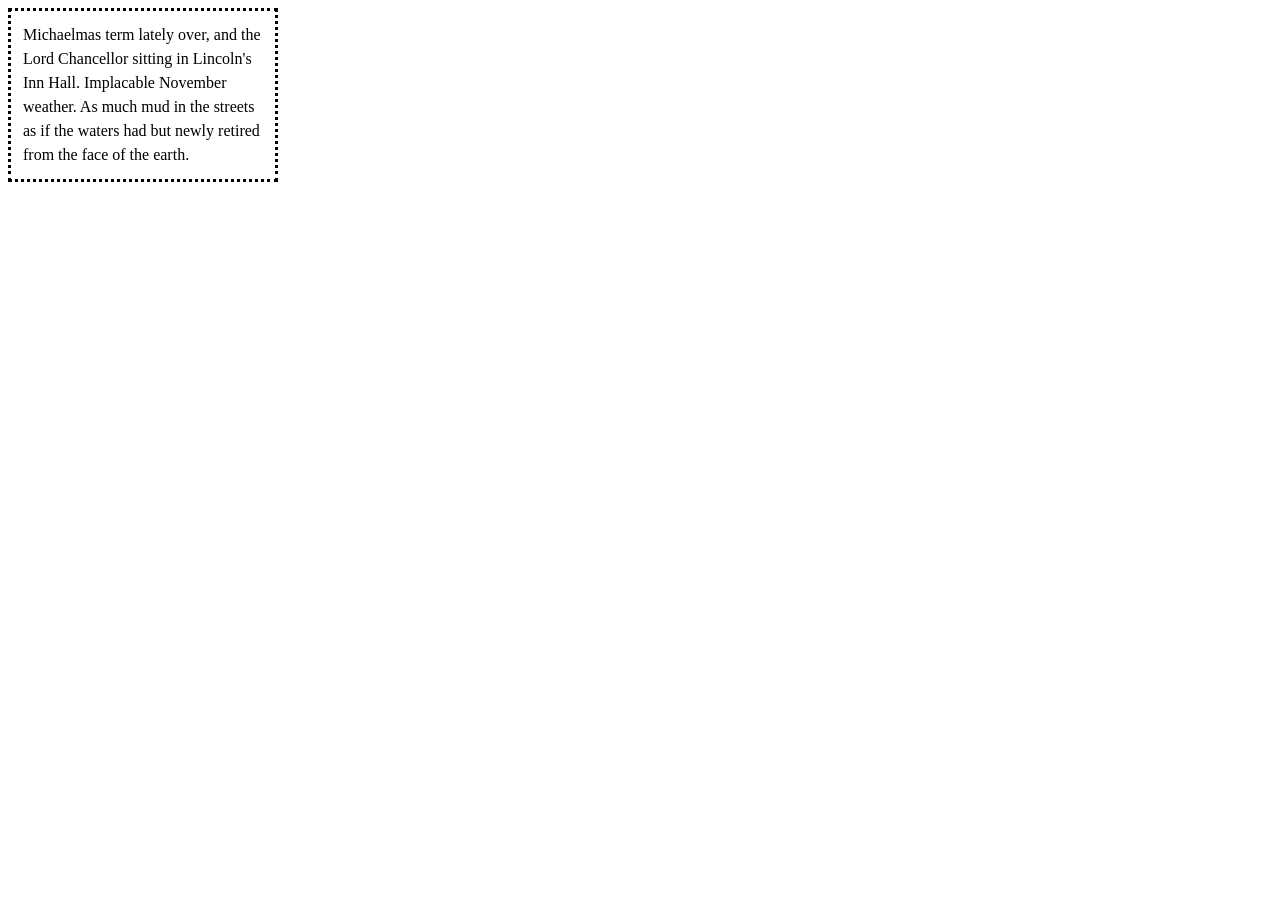
<file: htmlkit/tests/webpages/overflow/index.html>
<html>
<head>
  <style type="text/css">
    #example-element {
    width: 15em;
    height: 9em;
    border: medium dotted;
    padding: 0.75em;
    text-align: left;
    line-height: 1.5;
    }
  </style>
</head>
<body>
<section class="default-example" id="default-example">
  <p id="example-element" style="overflow: hidden;">
    Michaelmas term lately over, and the Lord Chancellor sitting in Lincoln's
    Inn Hall. Implacable November weather. As much mud in the streets as if the
    waters had but newly retired from the face of the earth.
  </p>
</section>
</body>
</html>
</file>
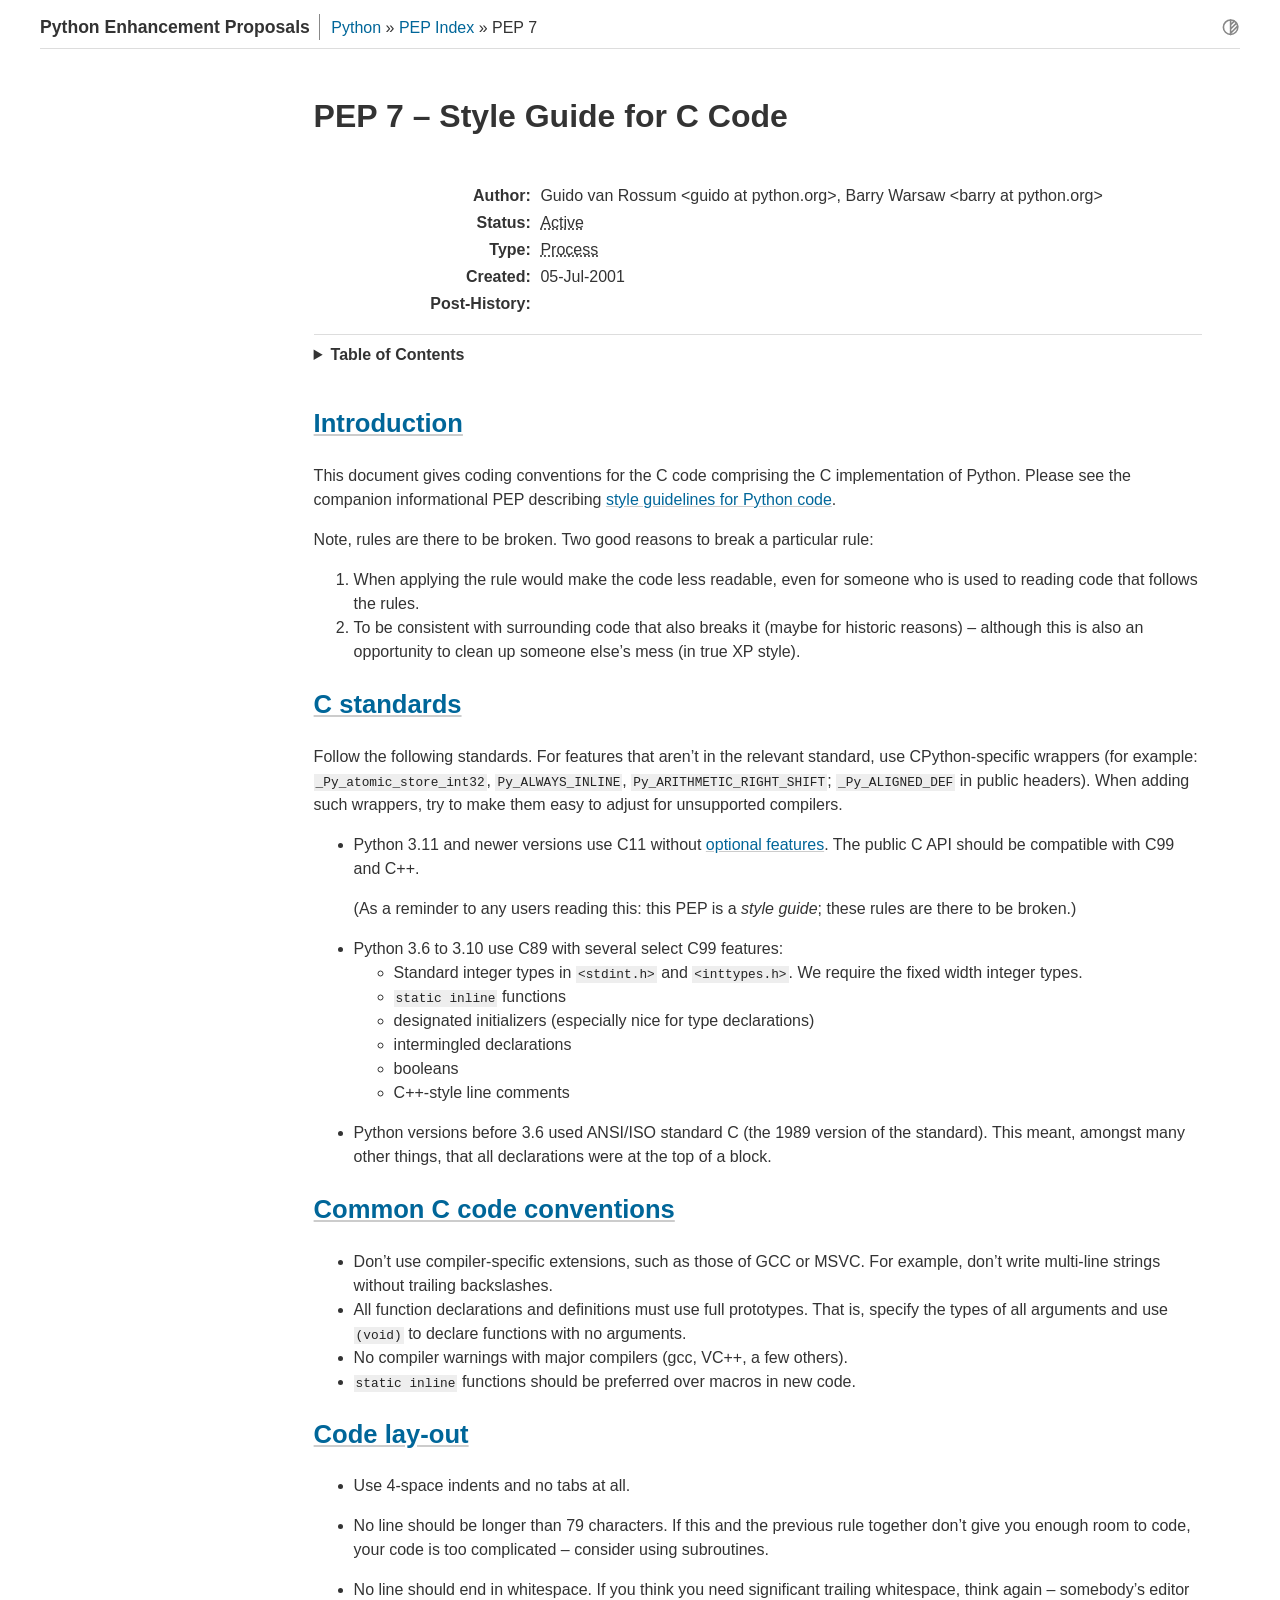
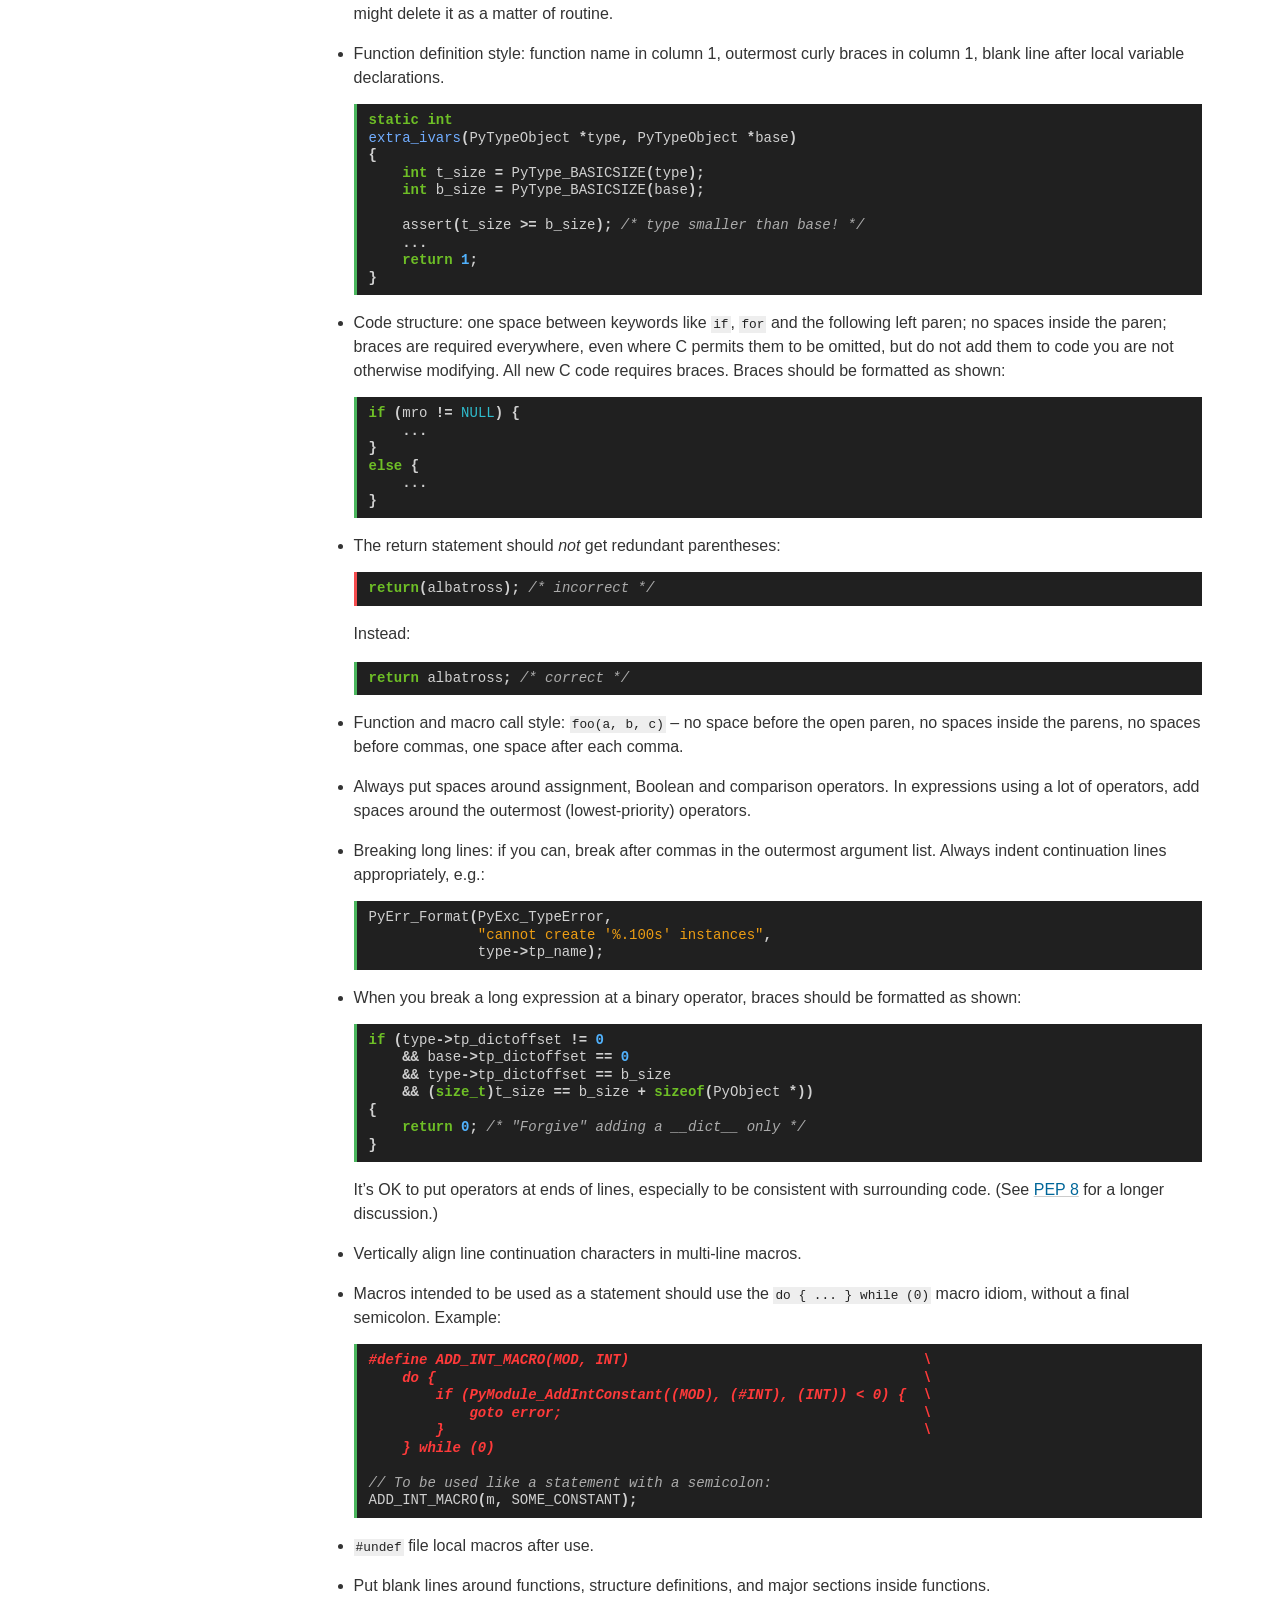
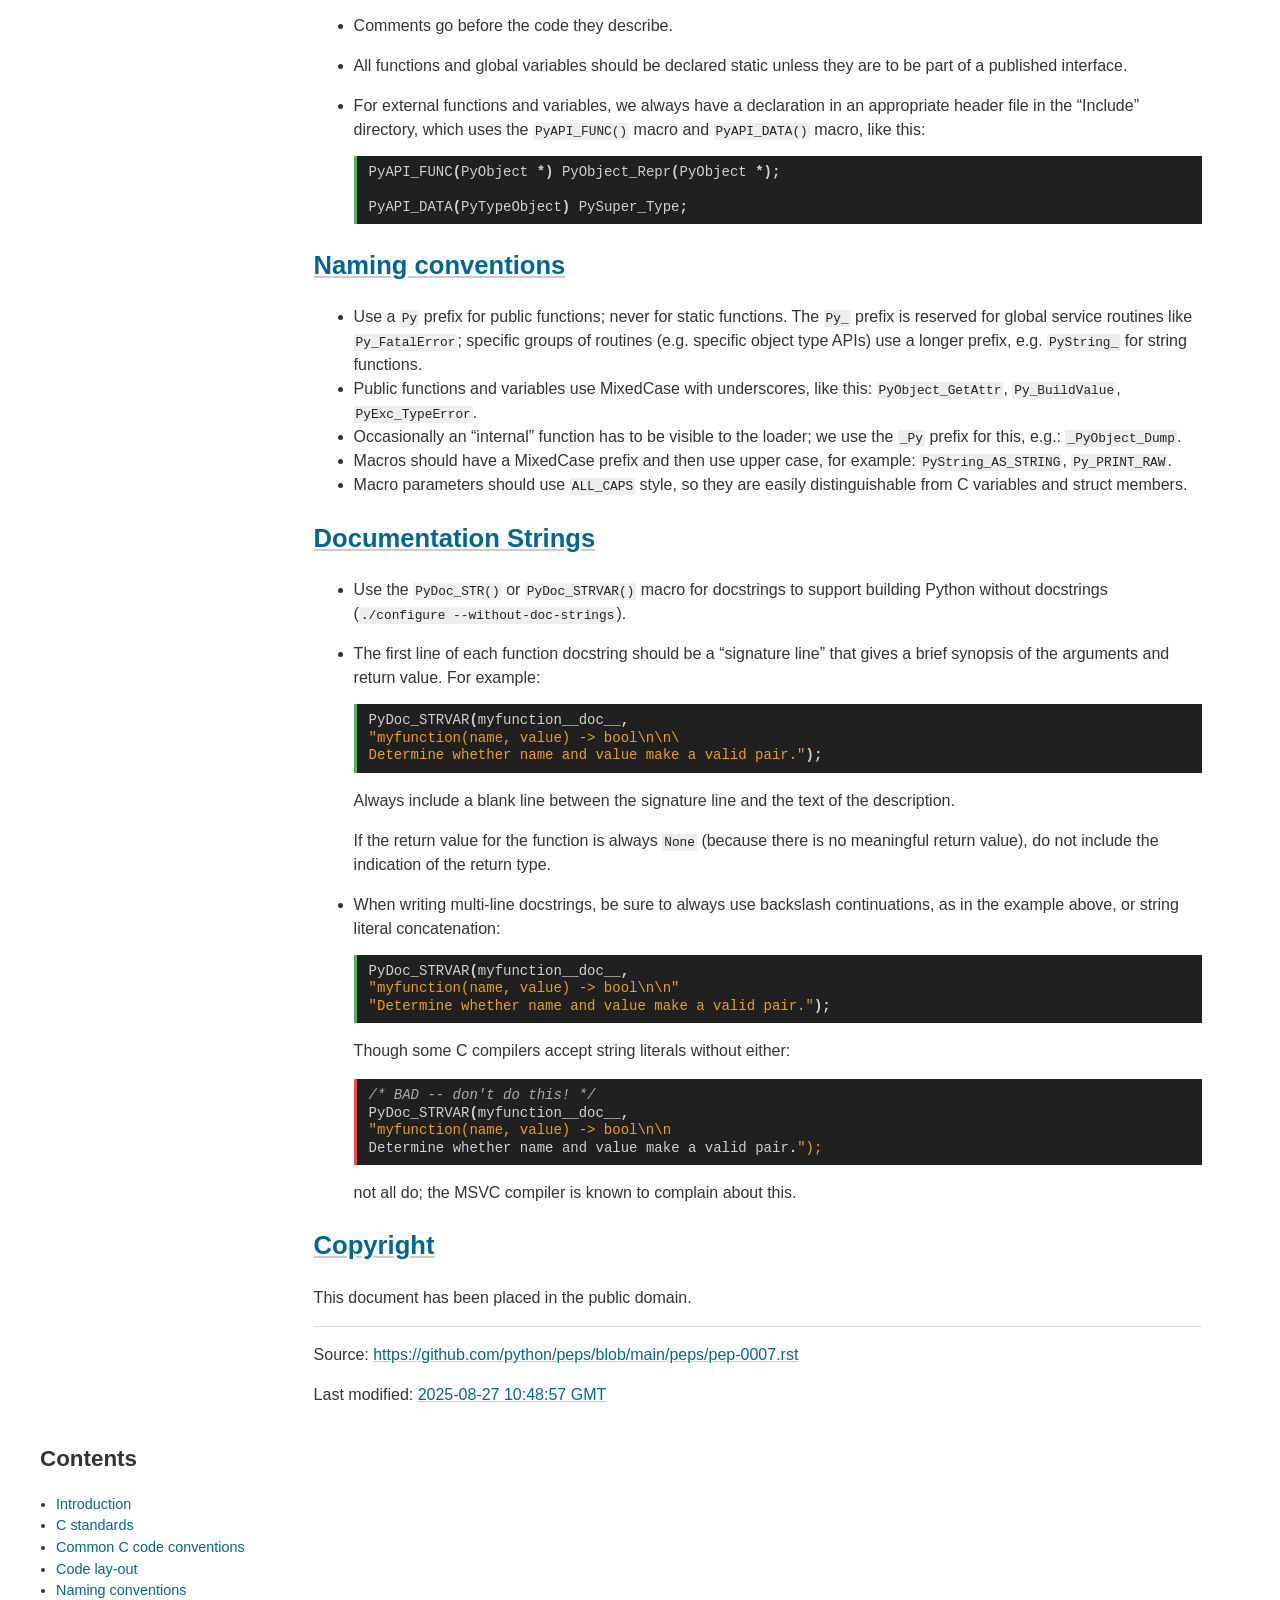
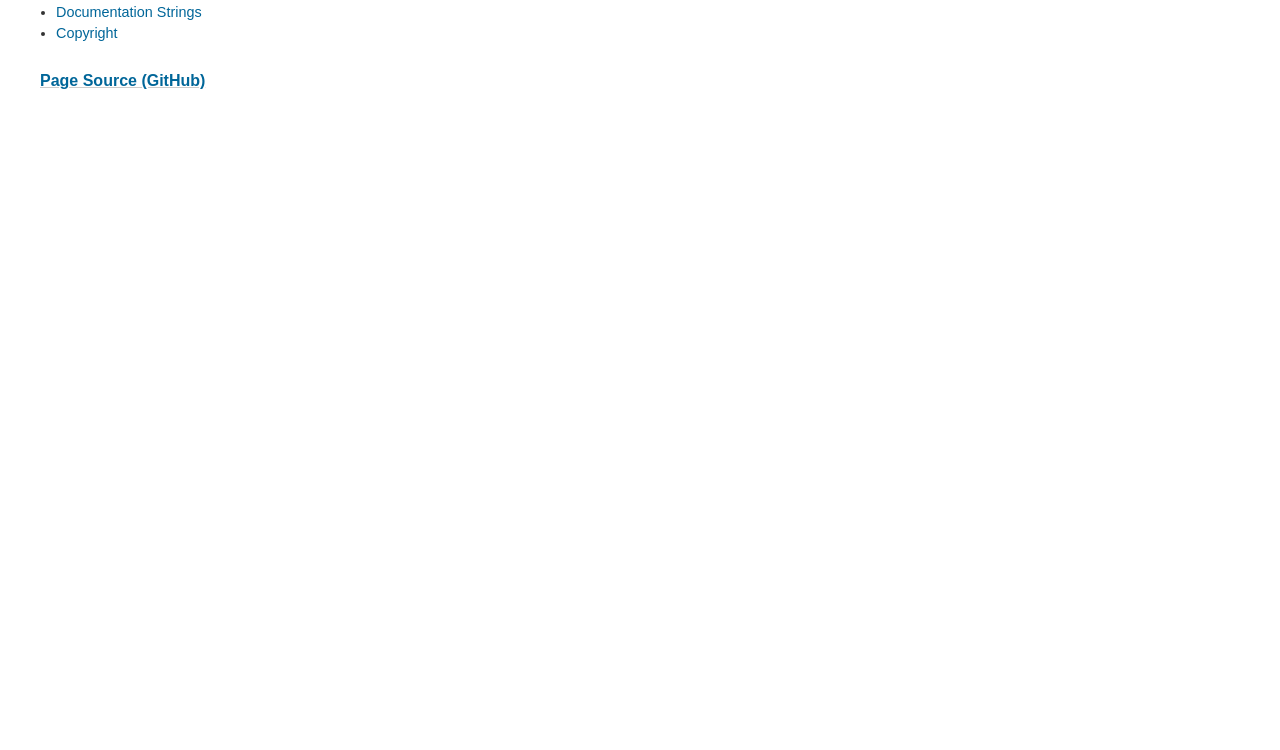
<file: htmlkit/tests/webpages/pep_7/index.html>
<!DOCTYPE html>
<!-- saved from url=(0033)https://peps.python.org/pep-0007/ -->
<html lang="en" data-colour_scheme="auto"><head><meta http-equiv="Content-Type" content="text/html; charset=UTF-8">
    
    <meta name="viewport" content="width=device-width, initial-scale=1.0">
    <meta name="color-scheme" content="light dark">
    <title>PEP 7 – Style Guide for C Code | peps.python.org</title>
    <link rel="shortcut icon" href="https://peps.python.org/_static/py.png">
    <link rel="canonical" href="https://peps.python.org/pep-0007/">
    <link rel="stylesheet" href="./PEP 7_files/style.css" type="text/css">
    <link rel="stylesheet" href="./PEP 7_files/mq.css" type="text/css">
    <link rel="stylesheet" href="./PEP 7_files/pygments.css" type="text/css" media="(prefers-color-scheme: light)" id="pyg-light">
    <link rel="stylesheet" href="./PEP 7_files/pygments_dark.css" type="text/css" id="pyg-dark">
    <link rel="alternate" type="application/rss+xml" title="Latest PEPs" href="https://peps.python.org/peps.rss">
    <meta property="og:title" content="PEP 7 – Style Guide for C Code | peps.python.org">
    <meta property="og:description" content="This document gives coding conventions for the C code comprising the C implementation of Python.  Please see the companion informational PEP describing style guidelines for Python code.">
    <meta property="og:type" content="website">
    <meta property="og:url" content="https://peps.python.org/pep-0007/">
    <meta property="og:site_name" content="Python Enhancement Proposals (PEPs)">
    <meta property="og:image" content="https://peps.python.org/_static/og-image.png">
    <meta property="og:image:alt" content="Python PEPs">
    <meta property="og:image:width" content="200">
    <meta property="og:image:height" content="200">
    <meta name="description" content="This document gives coding conventions for the C code comprising the C implementation of Python.  Please see the companion informational PEP describing style guidelines for Python code.">
    <meta name="theme-color" content="#3776ab">
</head>
<body>
    
<svg xmlns="http://www.w3.org/2000/svg" style="display: none;">
  <symbol id="svg-sun-half" viewBox="0 0 24 24" pointer-events="all">
    <title>Following system colour scheme</title>
    <svg xmlns="http://www.w3.org/2000/svg" viewBox="0 0 24 24" fill="none" stroke="currentColor" stroke-width="2" stroke-linecap="round" stroke-linejoin="round">
      <circle cx="12" cy="12" r="9"></circle>
      <path d="M12 3v18m0-12l4.65-4.65M12 14.3l7.37-7.37M12 19.6l8.85-8.85"></path>
    </svg>
  </symbol>
  <symbol id="svg-moon" viewBox="0 0 24 24" pointer-events="all">
    <title>Selected dark colour scheme</title>
    <svg xmlns="http://www.w3.org/2000/svg" viewBox="0 0 24 24" fill="none" stroke="currentColor" stroke-width="2" stroke-linecap="round" stroke-linejoin="round">
      <path stroke="none" d="M0 0h24v24H0z" fill="none"></path>
      <path d="M12 3c.132 0 .263 0 .393 0a7.5 7.5 0 0 0 7.92 12.446a9 9 0 1 1 -8.313 -12.454z"></path>
    </svg>
  </symbol>
  <symbol id="svg-sun" viewBox="0 0 24 24" pointer-events="all">
    <title>Selected light colour scheme</title>
    <svg xmlns="http://www.w3.org/2000/svg" viewBox="0 0 24 24" fill="none" stroke="currentColor" stroke-width="2" stroke-linecap="round" stroke-linejoin="round">
      <circle cx="12" cy="12" r="5"></circle>
      <line x1="12" y1="1" x2="12" y2="3"></line>
      <line x1="12" y1="21" x2="12" y2="23"></line>
      <line x1="4.22" y1="4.22" x2="5.64" y2="5.64"></line>
      <line x1="18.36" y1="18.36" x2="19.78" y2="19.78"></line>
      <line x1="1" y1="12" x2="3" y2="12"></line>
      <line x1="21" y1="12" x2="23" y2="12"></line>
      <line x1="4.22" y1="19.78" x2="5.64" y2="18.36"></line>
      <line x1="18.36" y1="5.64" x2="19.78" y2="4.22"></line>
    </svg>
  </symbol>
</svg>
    <script>

        document.documentElement.dataset.colour_scheme = localStorage.getItem("colour_scheme") || "auto"
    </script>
    <section id="pep-page-section">
        <header>
            <h1>Python Enhancement Proposals</h1>
            <ul class="breadcrumbs">
                <li><a href="https://www.python.org/" title="The Python Programming Language">Python</a> » </li>
                <li><a href="https://peps.python.org/pep-0000/">PEP Index</a> » </li>
                <li>PEP 7</li>
            </ul>
            <button id="colour-scheme-cycler" onclick="setColourScheme(nextColourScheme())">
                <svg aria-hidden="true" class="colour-scheme-icon-when-auto"><use href="#svg-sun-half"></use></svg>
                <svg aria-hidden="true" class="colour-scheme-icon-when-dark"><use href="#svg-moon"></use></svg>
                <svg aria-hidden="true" class="colour-scheme-icon-when-light"><use href="#svg-sun"></use></svg>
                <span class="visually-hidden">Toggle light / dark / auto colour theme</span>
            </button>
        </header>
        <article>
            <section id="pep-content">
<h1 class="page-title">PEP 7 – Style Guide for C Code</h1>
<dl class="rfc2822 field-list simple">
<dt class="field-odd">Author<span class="colon">:</span></dt>
<dd class="field-odd">Guido van Rossum &lt;guido at python.org&gt;, Barry Warsaw &lt;barry at python.org&gt;</dd>
<dt class="field-even">Status<span class="colon">:</span></dt>
<dd class="field-even"><abbr title="Currently valid informational guidance, or an in-use process">Active</abbr></dd>
<dt class="field-odd">Type<span class="colon">:</span></dt>
<dd class="field-odd"><abbr title="Normative PEP describing or proposing a change to a Python community process, workflow or governance">Process</abbr></dd>
<dt class="field-even">Created<span class="colon">:</span></dt>
<dd class="field-even">05-Jul-2001</dd>
<dt class="field-odd">Post-History<span class="colon">:</span></dt>
<dd class="field-odd"><p></p></dd>
</dl>
<hr class="docutils">
<section id="contents">
<details><summary>Table of Contents</summary><ul class="simple">
<li><a class="reference internal" href="https://peps.python.org/pep-0007/#introduction">Introduction</a></li>
<li><a class="reference internal" href="https://peps.python.org/pep-0007/#c-standards">C standards</a></li>
<li><a class="reference internal" href="https://peps.python.org/pep-0007/#common-c-code-conventions">Common C code conventions</a></li>
<li><a class="reference internal" href="https://peps.python.org/pep-0007/#code-lay-out">Code lay-out</a></li>
<li><a class="reference internal" href="https://peps.python.org/pep-0007/#naming-conventions">Naming conventions</a></li>
<li><a class="reference internal" href="https://peps.python.org/pep-0007/#documentation-strings">Documentation Strings</a></li>
<li><a class="reference internal" href="https://peps.python.org/pep-0007/#copyright">Copyright</a></li>
</ul>
</details></section>
<section id="introduction">
<h2><a class="toc-backref" href="https://peps.python.org/pep-0007/#introduction" role="doc-backlink">Introduction</a></h2>
<p>This document gives coding conventions for the C code comprising the C
implementation of Python.  Please see the companion informational PEP
describing <a class="pep reference internal" href="https://peps.python.org/pep-0008/" title="PEP 8 – Style Guide for Python Code">style guidelines for Python code</a>.</p>
<p>Note, rules are there to be broken.  Two good reasons to break a
particular rule:</p>
<ol class="arabic simple">
<li>When applying the rule would make the code less readable, even for
someone who is used to reading code that follows the rules.</li>
<li>To be consistent with surrounding code that also breaks it (maybe
for historic reasons) – although this is also an opportunity to
clean up someone else’s mess (in true XP style).</li>
</ol>
</section>
<section id="c-standards">
<span id="c-dialect"></span><h2><a class="toc-backref" href="https://peps.python.org/pep-0007/#c-standards" role="doc-backlink">C standards</a></h2>
<p>Follow the following standards.
For features that aren’t in the relevant standard, use CPython-specific
wrappers (for example: <code class="docutils literal notranslate"><span class="pre">_Py_atomic_store_int32</span></code>, <code class="docutils literal notranslate"><span class="pre">Py_ALWAYS_INLINE</span></code>,
<code class="docutils literal notranslate"><span class="pre">Py_ARITHMETIC_RIGHT_SHIFT</span></code>; <code class="docutils literal notranslate"><span class="pre">_Py_ALIGNED_DEF</span></code> in public headers).
When adding such wrappers, try to make them easy to adjust for unsupported
compilers.</p>
<ul>
<li>Python 3.11 and newer versions use C11 without <a class="reference external" href="https://en.wikipedia.org/wiki/C11_%28C_standard_revision%29#Optional_features">optional features</a>.
The public C API should be compatible with C99 and C++.<p>(As a reminder to any users reading this: this PEP is a <em>style guide</em>; these
rules are there to be broken.)</p>
</li>
<li>Python 3.6 to 3.10 use C89 with several select C99 features:<ul class="simple">
<li>Standard integer types in <code class="docutils literal notranslate"><span class="pre">&lt;stdint.h&gt;</span></code> and <code class="docutils literal notranslate"><span class="pre">&lt;inttypes.h&gt;</span></code>. We
require the fixed width integer types.</li>
<li><code class="docutils literal notranslate"><span class="pre">static</span> <span class="pre">inline</span></code> functions</li>
<li>designated initializers (especially nice for type declarations)</li>
<li>intermingled declarations</li>
<li>booleans</li>
<li>C++-style line comments</li>
</ul>
</li>
<li>Python versions before 3.6 used ANSI/ISO standard C (the 1989 version
of the standard).  This meant, amongst many other things, that all
declarations were at the top of a block.</li>
</ul>
</section>
<section id="common-c-code-conventions">
<h2><a class="toc-backref" href="https://peps.python.org/pep-0007/#common-c-code-conventions" role="doc-backlink">Common C code conventions</a></h2>
<ul class="simple">
<li>Don’t use compiler-specific extensions, such as those of GCC or MSVC.
For example, don’t write multi-line strings without trailing backslashes.</li>
<li>All function declarations and definitions must use full prototypes.
That is, specify the types of all arguments and use <code class="docutils literal notranslate"><span class="pre">(void)</span></code> to declare
functions with no arguments.</li>
<li>No compiler warnings with major compilers (gcc, VC++, a few others).</li>
<li><code class="docutils literal notranslate"><span class="pre">static</span> <span class="pre">inline</span></code> functions should be preferred over macros in new
code.</li>
</ul>
</section>
<section id="code-lay-out">
<h2><a class="toc-backref" href="https://peps.python.org/pep-0007/#code-lay-out" role="doc-backlink">Code lay-out</a></h2>
<ul>
<li>Use 4-space indents and no tabs at all.</li>
<li>No line should be longer than 79 characters.  If this and the
previous rule together don’t give you enough room to code, your code
is too complicated – consider using subroutines.</li>
<li>No line should end in whitespace.  If you think you need significant
trailing whitespace, think again – somebody’s editor might delete
it as a matter of routine.</li>
<li>Function definition style: function name in column 1, outermost
curly braces in column 1, blank line after local variable
declarations.<div class="good highlight-c notranslate"><div class="highlight"><pre><span></span><span class="k">static</span><span class="w"> </span><span class="kt">int</span>
<span class="nf">extra_ivars</span><span class="p">(</span><span class="n">PyTypeObject</span><span class="w"> </span><span class="o">*</span><span class="n">type</span><span class="p">,</span><span class="w"> </span><span class="n">PyTypeObject</span><span class="w"> </span><span class="o">*</span><span class="n">base</span><span class="p">)</span>
<span class="p">{</span>
<span class="w">    </span><span class="kt">int</span><span class="w"> </span><span class="n">t_size</span><span class="w"> </span><span class="o">=</span><span class="w"> </span><span class="n">PyType_BASICSIZE</span><span class="p">(</span><span class="n">type</span><span class="p">);</span>
<span class="w">    </span><span class="kt">int</span><span class="w"> </span><span class="n">b_size</span><span class="w"> </span><span class="o">=</span><span class="w"> </span><span class="n">PyType_BASICSIZE</span><span class="p">(</span><span class="n">base</span><span class="p">);</span>

<span class="w">    </span><span class="n">assert</span><span class="p">(</span><span class="n">t_size</span><span class="w"> </span><span class="o">&gt;=</span><span class="w"> </span><span class="n">b_size</span><span class="p">);</span><span class="w"> </span><span class="cm">/* type smaller than base! */</span>
<span class="w">    </span><span class="p">...</span>
<span class="w">    </span><span class="k">return</span><span class="w"> </span><span class="mi">1</span><span class="p">;</span>
<span class="p">}</span>
</pre></div>
</div>
</li>
<li>Code structure: one space between keywords like <code class="docutils literal notranslate"><span class="pre">if</span></code>, <code class="docutils literal notranslate"><span class="pre">for</span></code> and
the following left paren; no spaces inside the paren; braces are
required everywhere, even where C permits them to be omitted, but do
not add them to code you are not otherwise modifying.  All new C
code requires braces.  Braces should be formatted as shown:<div class="good highlight-c notranslate"><div class="highlight"><pre><span></span><span class="k">if</span><span class="w"> </span><span class="p">(</span><span class="n">mro</span><span class="w"> </span><span class="o">!=</span><span class="w"> </span><span class="nb">NULL</span><span class="p">)</span><span class="w"> </span><span class="p">{</span>
<span class="w">    </span><span class="p">...</span>
<span class="p">}</span>
<span class="k">else</span><span class="w"> </span><span class="p">{</span>
<span class="w">    </span><span class="p">...</span>
<span class="p">}</span>
</pre></div>
</div>
</li>
<li>The return statement should <em>not</em> get redundant parentheses:<div class="bad highlight-c notranslate"><div class="highlight"><pre><span></span><span class="k">return</span><span class="p">(</span><span class="n">albatross</span><span class="p">);</span><span class="w"> </span><span class="cm">/* incorrect */</span>
</pre></div>
</div>
<p>Instead:</p>
<div class="good highlight-c notranslate"><div class="highlight"><pre><span></span><span class="k">return</span><span class="w"> </span><span class="n">albatross</span><span class="p">;</span><span class="w"> </span><span class="cm">/* correct */</span>
</pre></div>
</div>
</li>
<li>Function and macro call style: <code class="docutils literal notranslate"><span class="pre">foo(a,</span> <span class="pre">b,</span> <span class="pre">c)</span></code> – no space before
the open paren, no spaces inside the parens, no spaces before
commas, one space after each comma.</li>
<li>Always put spaces around assignment, Boolean and comparison
operators.  In expressions using a lot of operators, add spaces
around the outermost (lowest-priority) operators.</li>
<li>Breaking long lines: if you can, break after commas in the outermost
argument list.  Always indent continuation lines appropriately,
e.g.:<div class="good highlight-c notranslate"><div class="highlight"><pre><span></span><span class="n">PyErr_Format</span><span class="p">(</span><span class="n">PyExc_TypeError</span><span class="p">,</span>
<span class="w">             </span><span class="s">"cannot create '%.100s' instances"</span><span class="p">,</span>
<span class="w">             </span><span class="n">type</span><span class="o">-&gt;</span><span class="n">tp_name</span><span class="p">);</span>
</pre></div>
</div>
</li>
<li>When you break a long expression at a binary operator, braces
should be formatted as shown:<div class="good highlight-c notranslate"><div class="highlight"><pre><span></span><span class="k">if</span><span class="w"> </span><span class="p">(</span><span class="n">type</span><span class="o">-&gt;</span><span class="n">tp_dictoffset</span><span class="w"> </span><span class="o">!=</span><span class="w"> </span><span class="mi">0</span>
<span class="w">    </span><span class="o">&amp;&amp;</span><span class="w"> </span><span class="n">base</span><span class="o">-&gt;</span><span class="n">tp_dictoffset</span><span class="w"> </span><span class="o">==</span><span class="w"> </span><span class="mi">0</span>
<span class="w">    </span><span class="o">&amp;&amp;</span><span class="w"> </span><span class="n">type</span><span class="o">-&gt;</span><span class="n">tp_dictoffset</span><span class="w"> </span><span class="o">==</span><span class="w"> </span><span class="n">b_size</span>
<span class="w">    </span><span class="o">&amp;&amp;</span><span class="w"> </span><span class="p">(</span><span class="kt">size_t</span><span class="p">)</span><span class="n">t_size</span><span class="w"> </span><span class="o">==</span><span class="w"> </span><span class="n">b_size</span><span class="w"> </span><span class="o">+</span><span class="w"> </span><span class="k">sizeof</span><span class="p">(</span><span class="n">PyObject</span><span class="w"> </span><span class="o">*</span><span class="p">))</span>
<span class="p">{</span>
<span class="w">    </span><span class="k">return</span><span class="w"> </span><span class="mi">0</span><span class="p">;</span><span class="w"> </span><span class="cm">/* "Forgive" adding a __dict__ only */</span>
<span class="p">}</span>
</pre></div>
</div>
<p>It’s OK to put operators at ends of lines, especially to be
consistent with surrounding code.
(See <a class="reference internal" href="https://peps.python.org/pep-0008/#pep8-operator-linebreak"><span class="std std-ref">PEP 8</span></a> for a longer discussion.)</p>
</li>
<li>Vertically align line continuation characters in multi-line macros.</li>
<li>Macros intended to be used as a statement should use the
<code class="docutils literal notranslate"><span class="pre">do</span> <span class="pre">{</span> <span class="pre">...</span> <span class="pre">}</span> <span class="pre">while</span> <span class="pre">(0)</span></code> macro idiom,
without a final semicolon.
Example:<div class="good highlight-c notranslate"><div class="highlight"><pre><span></span><span class="cp">#define ADD_INT_MACRO(MOD, INT)                                   \</span>
<span class="cp">    do {                                                          \</span>
<span class="cp">        if (PyModule_AddIntConstant((MOD), (#INT), (INT)) &lt; 0) {  \</span>
<span class="cp">            goto error;                                           \</span>
<span class="cp">        }                                                         \</span>
<span class="cp">    } while (0)</span>

<span class="c1">// To be used like a statement with a semicolon:</span>
<span class="n">ADD_INT_MACRO</span><span class="p">(</span><span class="n">m</span><span class="p">,</span><span class="w"> </span><span class="n">SOME_CONSTANT</span><span class="p">);</span>
</pre></div>
</div>
</li>
<li><code class="docutils literal notranslate"><span class="pre">#undef</span></code> file local macros after use.</li>
<li>Put blank lines around functions, structure definitions, and major
sections inside functions.</li>
<li>Comments go before the code they describe.</li>
<li>All functions and global variables should be declared static unless
they are to be part of a published interface.</li>
<li>For external functions and variables, we always have a declaration
in an appropriate header file in the “Include” directory, which uses
the <code class="docutils literal notranslate"><span class="pre">PyAPI_FUNC()</span></code> macro and <code class="docutils literal notranslate"><span class="pre">PyAPI_DATA()</span></code> macro, like this:<div class="good highlight-c notranslate"><div class="highlight"><pre><span></span><span class="n">PyAPI_FUNC</span><span class="p">(</span><span class="n">PyObject</span><span class="w"> </span><span class="o">*</span><span class="p">)</span><span class="w"> </span><span class="n">PyObject_Repr</span><span class="p">(</span><span class="n">PyObject</span><span class="w"> </span><span class="o">*</span><span class="p">);</span>

<span class="n">PyAPI_DATA</span><span class="p">(</span><span class="n">PyTypeObject</span><span class="p">)</span><span class="w"> </span><span class="n">PySuper_Type</span><span class="p">;</span>
</pre></div>
</div>
</li>
</ul>
</section>
<section id="naming-conventions">
<h2><a class="toc-backref" href="https://peps.python.org/pep-0007/#naming-conventions" role="doc-backlink">Naming conventions</a></h2>
<ul class="simple">
<li>Use a <code class="docutils literal notranslate"><span class="pre">Py</span></code> prefix for public functions; never for static
functions.  The <code class="docutils literal notranslate"><span class="pre">Py_</span></code> prefix is reserved for global service
routines like <code class="docutils literal notranslate"><span class="pre">Py_FatalError</span></code>; specific groups of routines
(e.g. specific object type APIs) use a longer prefix,
e.g. <code class="docutils literal notranslate"><span class="pre">PyString_</span></code> for string functions.</li>
<li>Public functions and variables use MixedCase with underscores, like
this: <code class="docutils literal notranslate"><span class="pre">PyObject_GetAttr</span></code>, <code class="docutils literal notranslate"><span class="pre">Py_BuildValue</span></code>, <code class="docutils literal notranslate"><span class="pre">PyExc_TypeError</span></code>.</li>
<li>Occasionally an “internal” function has to be visible to the loader;
we use the <code class="docutils literal notranslate"><span class="pre">_Py</span></code> prefix for this, e.g.: <code class="docutils literal notranslate"><span class="pre">_PyObject_Dump</span></code>.</li>
<li>Macros should have a MixedCase prefix and then use upper case, for
example: <code class="docutils literal notranslate"><span class="pre">PyString_AS_STRING</span></code>, <code class="docutils literal notranslate"><span class="pre">Py_PRINT_RAW</span></code>.</li>
<li>Macro parameters should use <code class="docutils literal notranslate"><span class="pre">ALL_CAPS</span></code> style,
so they are easily distinguishable from C variables and struct members.</li>
</ul>
</section>
<section id="documentation-strings">
<h2><a class="toc-backref" href="https://peps.python.org/pep-0007/#documentation-strings" role="doc-backlink">Documentation Strings</a></h2>
<ul>
<li>Use the <code class="docutils literal notranslate"><span class="pre">PyDoc_STR()</span></code> or <code class="docutils literal notranslate"><span class="pre">PyDoc_STRVAR()</span></code> macro for docstrings
to support building Python without docstrings (<code class="docutils literal notranslate"><span class="pre">./configure</span>
<span class="pre">--without-doc-strings</span></code>).</li>
<li>The first line of each function docstring should be a “signature
line” that gives a brief synopsis of the arguments and return value.
For example:<div class="good highlight-c notranslate"><div class="highlight"><pre><span></span><span class="n">PyDoc_STRVAR</span><span class="p">(</span><span class="n">myfunction__doc__</span><span class="p">,</span>
<span class="s">"myfunction(name, value) -&gt; bool</span><span class="se">\n\n</span><span class="s">\</span>
<span class="s">Determine whether name and value make a valid pair."</span><span class="p">);</span>
</pre></div>
</div>
<p>Always include a blank line between the signature line and the text
of the description.</p>
<p>If the return value for the function is always <code class="docutils literal notranslate"><span class="pre">None</span></code> (because there
is no meaningful return value), do not include the indication of the
return type.</p>
</li>
<li>When writing multi-line docstrings, be sure to always use backslash
continuations, as in the example above, or string literal
concatenation:<div class="good highlight-c notranslate"><div class="highlight"><pre><span></span><span class="n">PyDoc_STRVAR</span><span class="p">(</span><span class="n">myfunction__doc__</span><span class="p">,</span>
<span class="s">"myfunction(name, value) -&gt; bool</span><span class="se">\n\n</span><span class="s">"</span>
<span class="s">"Determine whether name and value make a valid pair."</span><span class="p">);</span>
</pre></div>
</div>
<p>Though some C compilers accept string literals without either:</p>
<div class="bad highlight-c notranslate"><div class="highlight"><pre><span></span><span class="cm">/* BAD -- don't do this! */</span>
<span class="n">PyDoc_STRVAR</span><span class="p">(</span><span class="n">myfunction__doc__</span><span class="p">,</span>
<span class="s">"myfunction(name, value) -&gt; bool</span><span class="se">\n\n</span>
<span class="n">Determine</span><span class="w"> </span><span class="n">whether</span><span class="w"> </span><span class="n">name</span><span class="w"> </span><span class="n">and</span><span class="w"> </span><span class="n">value</span><span class="w"> </span><span class="n">make</span><span class="w"> </span><span class="n">a</span><span class="w"> </span><span class="n">valid</span><span class="w"> </span><span class="n">pair</span><span class="p">.</span><span class="s">");</span>
</pre></div>
</div>
<p>not all do; the MSVC compiler is known to complain about this.</p>
</li>
</ul>
</section>
<section id="copyright">
<h2><a class="toc-backref" href="https://peps.python.org/pep-0007/#copyright" role="doc-backlink">Copyright</a></h2>
<p>This document has been placed in the public domain.</p>
</section>
</section>
<hr class="docutils">
<p>Source: <a class="reference external" href="https://github.com/python/peps/blob/main/peps/pep-0007.rst">https://github.com/python/peps/blob/main/peps/pep-0007.rst</a></p>
<p>Last modified: <a class="reference external" href="https://github.com/python/peps/commits/main/peps/pep-0007.rst">2025-08-27 10:48:57 GMT</a></p>

        </article>
        <nav id="pep-sidebar">
            <h2>Contents</h2>
            <ul>
<li><a class="reference internal" href="https://peps.python.org/pep-0007/#introduction">Introduction</a></li>
<li><a class="reference internal" href="https://peps.python.org/pep-0007/#c-standards">C standards</a></li>
<li><a class="reference internal" href="https://peps.python.org/pep-0007/#common-c-code-conventions">Common C code conventions</a></li>
<li><a class="reference internal" href="https://peps.python.org/pep-0007/#code-lay-out">Code lay-out</a></li>
<li><a class="reference internal" href="https://peps.python.org/pep-0007/#naming-conventions">Naming conventions</a></li>
<li><a class="reference internal" href="https://peps.python.org/pep-0007/#documentation-strings">Documentation Strings</a></li>
<li><a class="reference internal" href="https://peps.python.org/pep-0007/#copyright">Copyright</a></li>
</ul>

            <br>
            <a id="source" href="https://github.com/python/peps/blob/main/peps/pep-0007.rst?plain=1">Page Source (GitHub)</a>
        </nav>
    </section>

<div id="fluent-read-floating-ball-container" data-v-app=""><div data-v-524f77c3="" class="fr-floating-ball" data-position="right" style="top: 50%;"><div data-v-524f77c3="" class="floating-ball-icon"><div data-v-524f77c3="" class="fr-icon-container"><!----><!----><svg data-v-524f77c3="" class="imt-fb-logo-img-big-bg translation-icon" xmlns="http://www.w3.org/2000/svg" viewBox="0 0 24 24" width="20" height="20"><path data-v-524f77c3="" fill="none" d="M0 0h24v24H0z"></path><path data-v-524f77c3="" d="M5 15v2a2 2 0 0 0 1.85 1.995L7 19h3v2H7a4 4 0 0 1-4-4v-2h2zm13-5l4.4 11h-2.155l-1.201-3h-4.09l-1.199 3h-2.154L16 10h2zm-1 2.885L15.753 16h2.492L17 12.885zM8 2v2h4v7H8v3H6v-3H2V4h4V2h2zm9 1a4 4 0 0 1 4 4v2h-2V7a2 2 0 0 0-2-2h-3V3h3zM6 6H4v3h2V6zm4 0H8v3h2V6z" fill="rgba(255,255,255,1)"></path></svg><!----><!----><div data-v-524f77c3="" class="ripple-container"></div></div></div></div></div><div id="fluent-read-selection-translator-container" data-v-app=""></div><!----><!----><!----><div id="fluent-read-translation-status-container" data-v-app=""><!----></div><div id="fluent-new-api-container"></div><deepl-input-controller translate="no"><template shadowrootmode="open"><link rel="stylesheet" href="chrome-extension://cofdbpoegempjloogbagkncekinflcnj/build/content.css"><div dir="ltr" style="visibility: initial !important;"><div class="dl-input-translation-container svelte-95aucy"><div></div></div></div></template></deepl-input-controller></body></html>
</file>
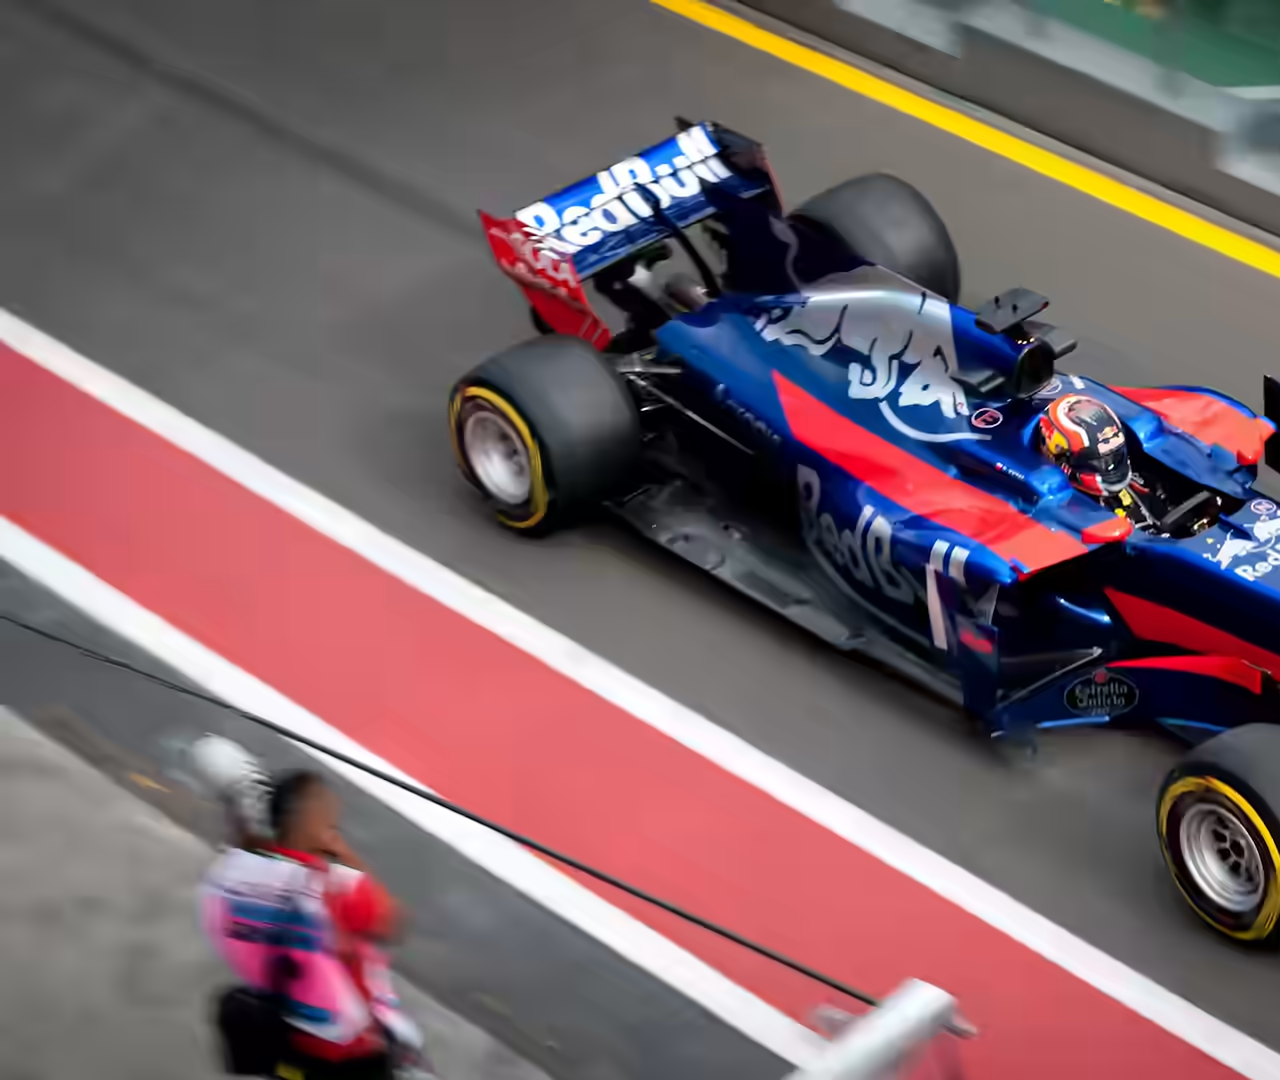
<file: htmlkit/tests/data_scheme/avif.html>
<!DOCTYPE html>
<html lang="en">
    <body style="margin: 0px;">
        <img style="display: block; margin: auto;"
        src="[data-uri]"
        />
    </body>
</html>
</file>
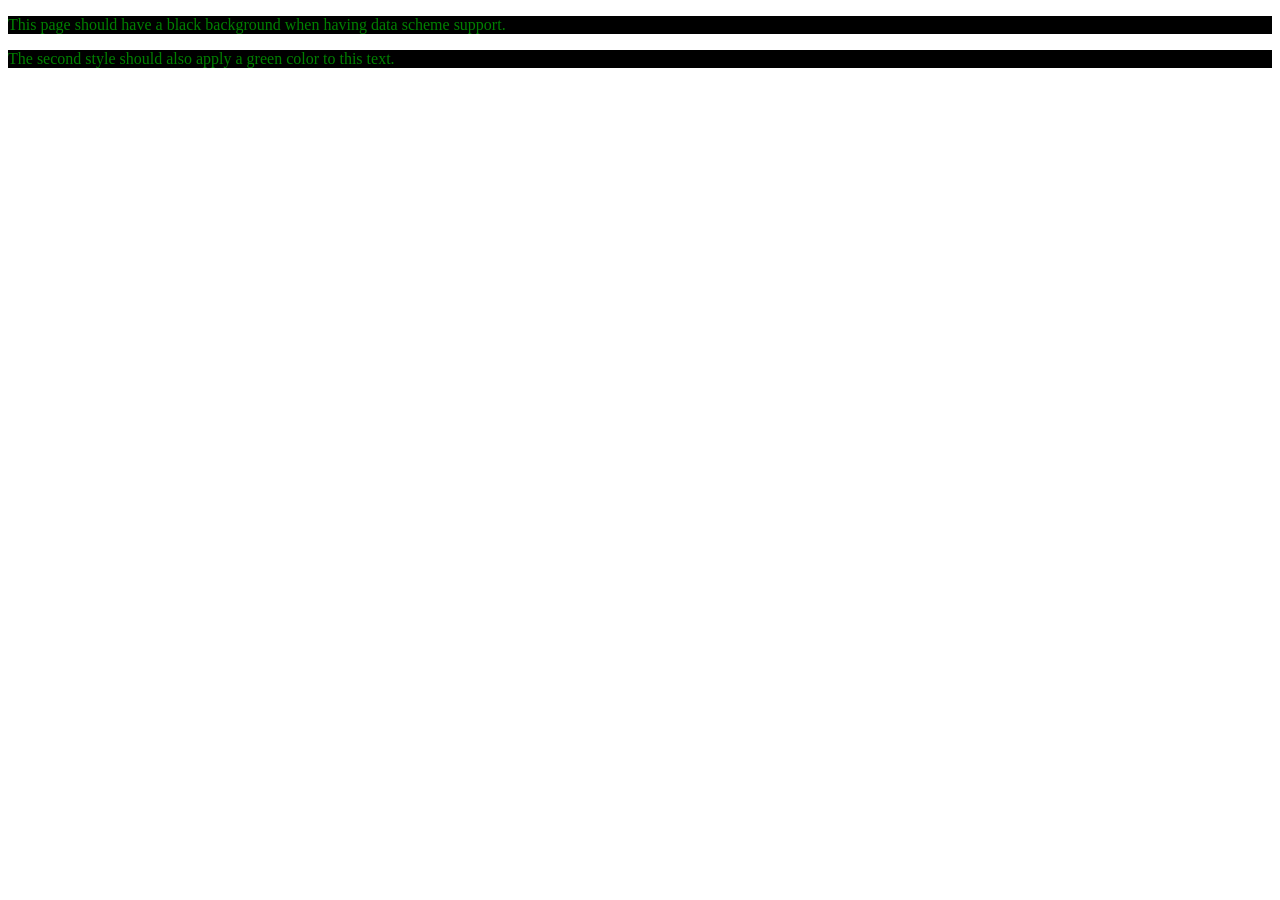
<file: htmlkit/tests/data_scheme/css.html>
<!DOCTYPE html>
<html lang="en">
<head>
    <link rel="stylesheet" href="data:text/css;charset=utf-8,p%7bbackground-color%3ablack%3bpadding%3a0px%3b%7d">
    <link rel="stylesheet" href="[data-uri]">
</head>
<body>
    <p>This page should have a black background when having data scheme support.</p>
    <p>The second style should also apply a green color to this text.</p>
</body>
</html>
</file>
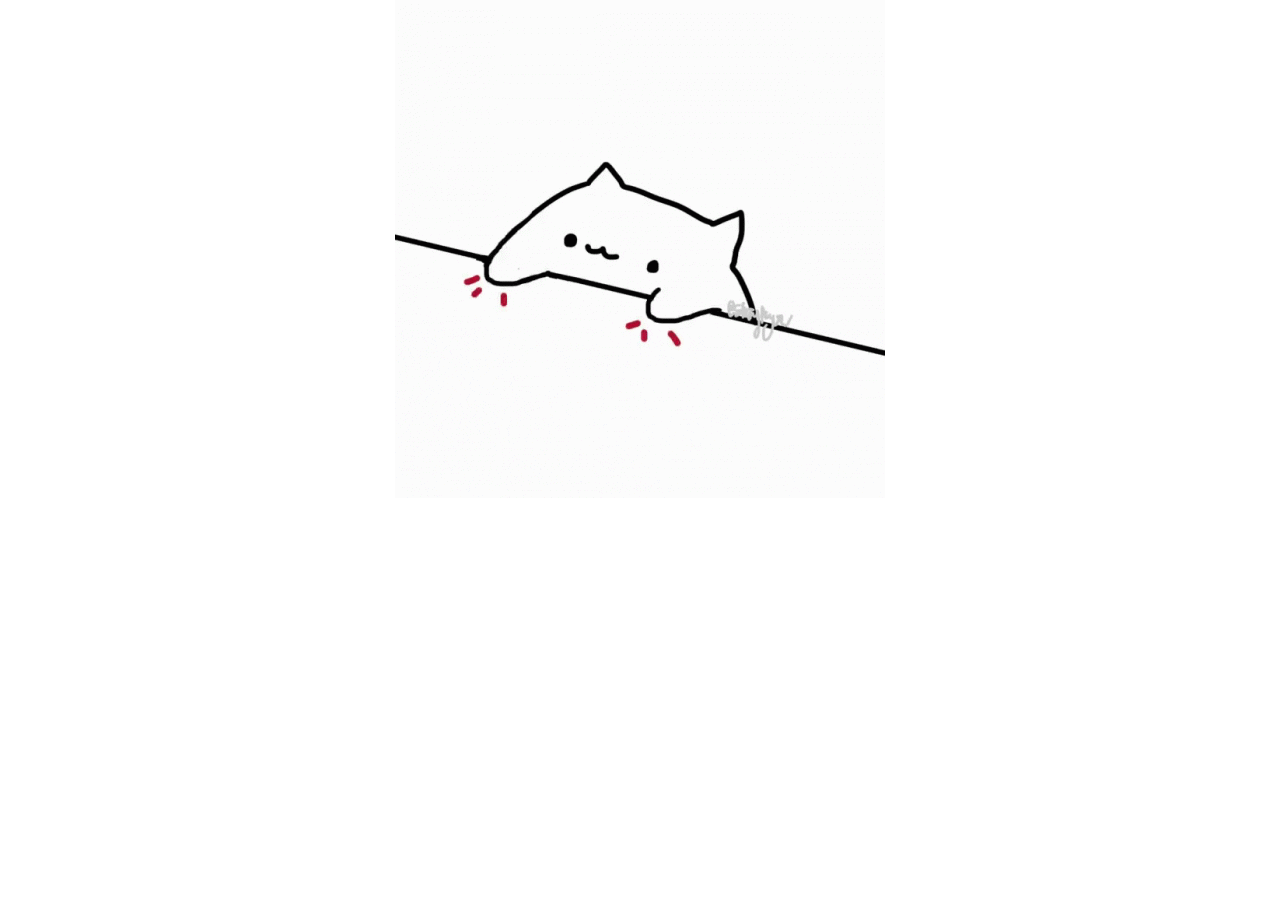
<file: htmlkit/tests/data_scheme/gif.html>
<!DOCTYPE html>
<html lang="en">
    <body style="margin: 0px;">
        <img style="display: block; margin: auto;"
        src="[data-uri]"
        />
    </body>
</html>
</file>
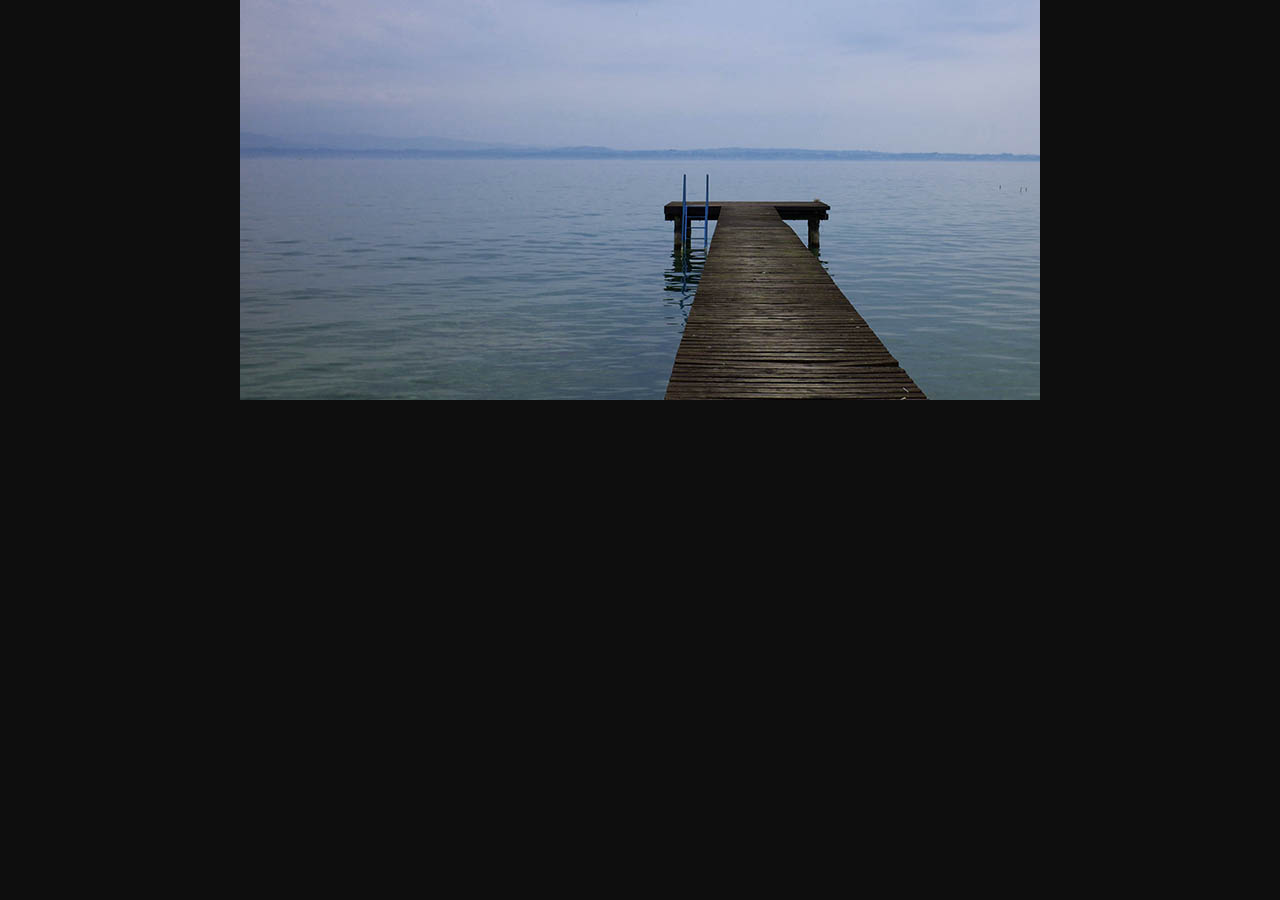
<file: htmlkit/tests/data_scheme/jpg.html>
<html>
<body style="margin: 0px; background-color: rgb(14, 14, 14);">
<img style="display: block;margin: auto;" src="[data-uri]">
</body>
</html>
</file>
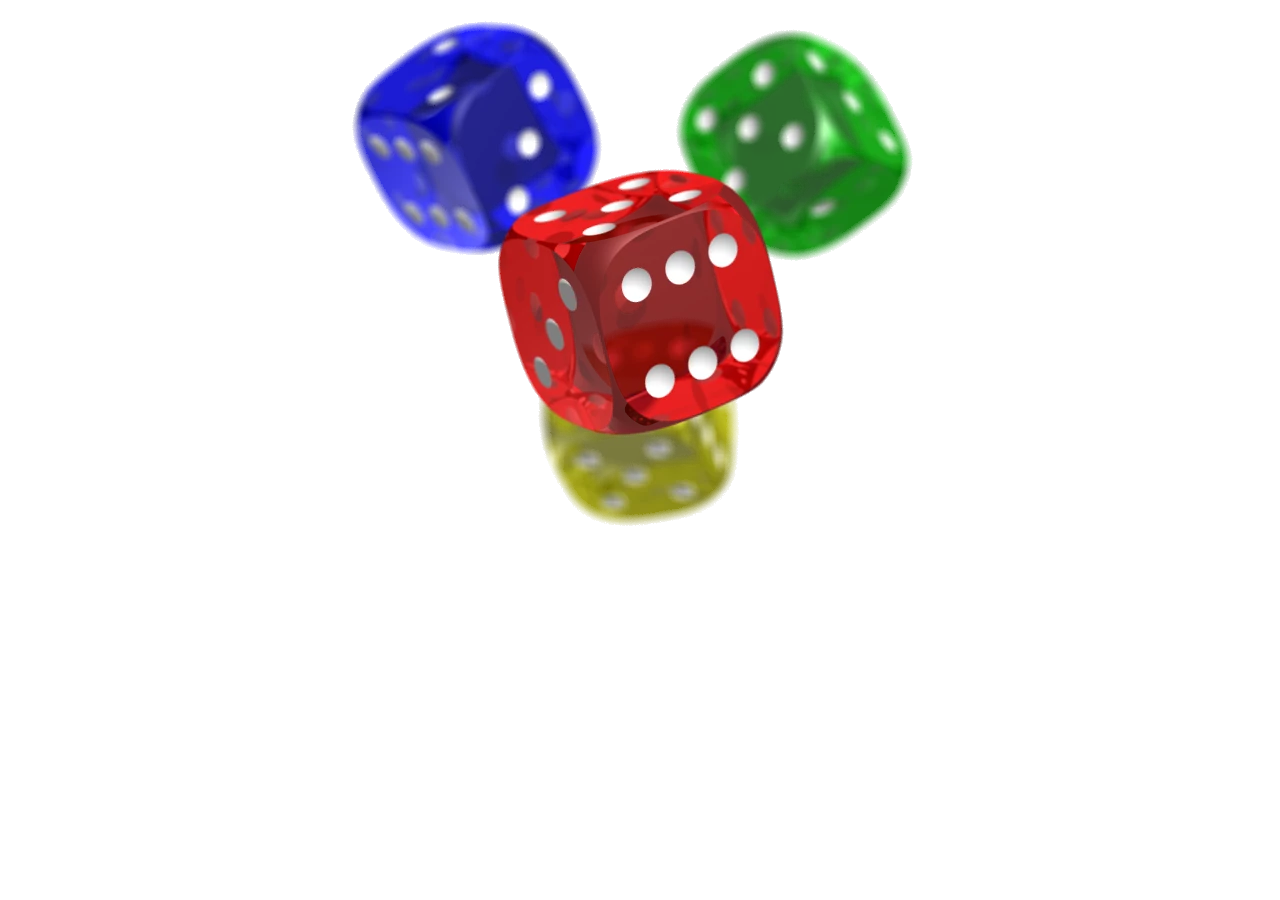
<file: htmlkit/tests/data_scheme/webp.html>
<!DOCTYPE html>
<html lang="en">
    <body style="margin: 0px;">
        <img style="display: block; margin: auto;"
            src="[data-uri]"
        />
    </body>
</html>
</file>
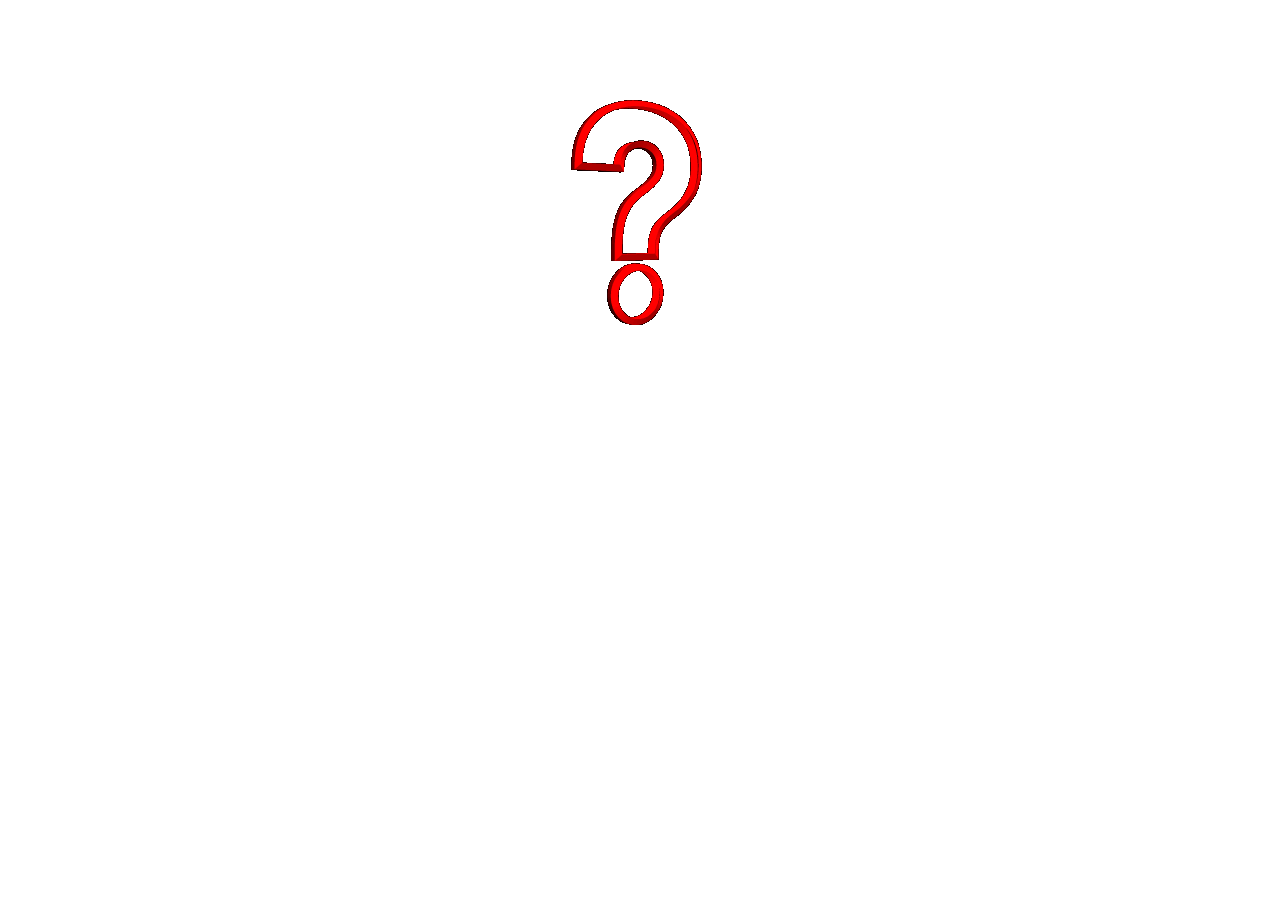
<file: htmlkit/tests/data_scheme/webp_dyn.html>
<!DOCTYPE html>
<html lang="en">
    <body style="margin: 0px;">
        <img style="display: block; margin: auto;"
        src="[data-uri]"
        />
    </body>
</html>
</file>
<file: htmlkit/tests/webpages/pep_7/PEP 7_files/style.css>
@charset "UTF-8";

/* Styles for PEPs */

/*
 * `initial` works like undefined variables, so `var(initial, x)` will resolve to `x`.
 * A space means an empty value, so `var( , x) y` will resolve to `y`.
 */
@media (prefers-color-scheme: dark) {
   :root {
    --light: ;
    --dark: initial;
  }
}

@media (prefers-color-scheme: light) {
   :root {
    --dark: ;
    --light: initial;
  }
}

/*
:root[data-colour_scheme="dark"] {
  --light: ;
  --dark: initial;
}
*/

/* Choose dark mode for test */
html {
    --light: ;
    --dark: initial;
}

:root[data-colour_scheme="light"] {
  --dark: ;
  --light: initial;
}

/* Set master colours */
html {
    --colour-background: var(--light, white) var(--dark, #111);
    --colour-background-accent-strong: var(--light, #ccc) var(--dark, #444);
    --colour-background-accent-medium: var(--light, #ddd) var(--dark, #333);
    --colour-background-accent-light: var(--light, #eee) var(--dark, #222);
    --colour-text: var(--light, #333) var(--dark, #ccc);
    --colour-text-strong: var(--light, #222) var(--dark, #ddd);
    --colour-links: var(--light, #069) var(--dark, #8bf);
    --colour-links-light: var(--light, #057) var(--dark, #acf);
    --colour-scrollbar: var(--light, #ccc) var(--dark, #333);
    --colour-rule-strong: var(--light, #888) var(--dark, #777);
    --colour-rule-light: var(--light, #ddd) var(--dark, #222);
    --colour-inline-code-bg: var(--light, #eee) var(--dark, #333);
    --colour-inline-code-text: var(--light, #222) var(--dark, #ccc);
    --colour-error: var(--light, #faa) var(--dark, #800);
    --colour-warning: var(--light, #fca) var(--dark, #840);
    --colour-caution: var(--light, #ffa) var(--dark, #550);
    --colour-attention: var(--light, #bdf) var(--dark, #045);
    --colour-tip: var(--light, #bfc) var(--dark, #041);
}

img.invert-in-dark-mode {
    filter: var(--dark, invert(1) hue-rotate(.5turn));
}

/* Set master rules */
html {
    overflow-y: scroll;
    line-height: 1.5;
    font-size: 1em;
    font-family: -apple-system, BlinkMacSystemFont, avenir next, avenir, segoe ui, helvetica neue, helvetica, Cantarell, Ubuntu, roboto, noto, arial, sans-serif;
}
body {
    margin: 0;
    color: var(--colour-text);
    background-color: var(--colour-background);
}
section#pep-page-section {
    padding: 0.25rem;
}

/* This is likely very close to the browser default, but we make it a variable
 * so it can be used in other rules. */
:root {
    --paragraph-margin-vertical: 1em;
}
p {
    margin: var(--paragraph-margin-vertical) 0;
}

/* Header rules */
h1 {
    font-size: 2rem;
    font-weight: bold;
}
h2 {
    font-size: 1.6rem;
    font-weight: bold;
}
h3 {
    font-size: 1.4rem;
    font-weight: normal;
}
h4 {
    font-size: 1.2rem;
    font-weight: normal;
}
h5,
h6 {
    font-size: 1rem;
    font-weight: bold;
}

/* Anchor link rules */
a,
a:active,
a:visited {
    color: var(--colour-links);
    display: inline;
    overflow-wrap: anywhere;
    text-decoration-color: var(--colour-background-accent-strong);
}
a:hover,
a:focus {
    text-decoration-color: var(--colour-rule-strong);
}

/* Blockquote rules */
blockquote {
    font-style: italic;
    border-left: 1px solid var(--colour-rule-strong);
    padding: .5rem 1rem;
}
blockquote em {
    font-style: normal;
}

cite {
    font-style: italic;
}

/* Code rules (code literals and Pygments highlighting blocks) */
code,
pre {
    font-family: Menlo, Consolas, Monaco, Liberation Mono, Lucida Console, monospace;
    font-size: 0.875rem;
    -webkit-hyphens: none;
    hyphens: none;
}
code {
    overflow-wrap: anywhere;
}
code.literal {
    background-color: var(--colour-inline-code-bg);
    color: var(--colour-inline-code-text);
    font-size: .8em;
    padding: 1px 2px 1px;
}
pre {
    overflow-x: auto;
    padding: .5rem .75rem;
    white-space: pre;
}

.good pre {
  border-left: 3px solid rgba(74, 182, 93, 1);
}
.bad pre {
  border-left: 3px solid rgb(244, 76, 78);
}
.maybe pre {
  border-left: 3px solid rgb(244, 227, 76);
}

/* Contents rules */
details > summary {
    cursor: pointer;
    font-size: 1.6rem;
    font-weight: bold;
    margin-bottom: 1em;
}
details > summary:hover {
    text-decoration: underline;
}

/* Definition list rules */
dl dt {
    font-weight: bold;
}
dl dd {
    margin-bottom: 0.5rem;
}

/* Horizontal rule rule */
hr {
    border: 0;
    border-top: 1px solid var(--colour-rule-light);
}
/* Image rules */
img {
    max-width: 100%;
}
a img {
    display: block;
    margin: 0 auto;
}

/* List rules */
ol.loweralpha {list-style: lower-alpha}
ol.upperalpha {list-style: upper-alpha}
ol.lowerroman {list-style: lower-roman}
ol.upperroman {list-style: upper-roman}

/* We can't express this as a single rule using `not(.simple)`, because when a
 * simple list is nested inside another simple list, the inner list is not given
 * a class. So instead we use two rules, one more specific than the other. */
#pep-content ol li,
#pep-content ul li {
    margin: var(--paragraph-margin-vertical) 0;
}
#pep-content ol.simple li,
#pep-content ul.simple li {
    margin: 0 0;
}

/* Maths rules */
sub,
sup {
    font-size: .75em;
    line-height: 0;
    position: relative;
    vertical-align: baseline;
}
sup {top: -0.5em}
sub {bottom: -0.25em}

/* Table rules */
div.table-wrapper {
    overflow-x: auto;
}
table {
    width: 100%;
    border-collapse: collapse;
    border: 1px solid var(--colour-background-accent-strong);
}
table caption {
    margin: 1rem 0 .75rem;
}
table thead tr {
    background-color: var(--colour-background-accent-medium);
    color: var(--colour-text-strong);
}
table tbody tr {
    border-top: 1px solid var(--colour-background-accent-strong);
}
table th,
table td {
    text-align: left;
    padding: 0.25rem 0.5rem 0.2rem;
}
table.pep-zero-table tr td:nth-child(1),
table.pep-zero-table tr td:nth-child(2) {
    white-space: nowrap;
}
table th + th,
table td + td {
    border-left: 1px solid var(--colour-background-accent-strong);
}
/* Common column widths for PEP status tables  */
table.pep-zero-table tr td:nth-child(1) {
    width: 5%;
}
table.pep-zero-table tr td:nth-child(2) {
    width: 7%;
}
table.pep-zero-table tr td:nth-child(3),
table.pep-zero-table tr td:nth-child(4){
    width: 41%;
}
table.pep-zero-table tr td:nth-child(5) {
    width: 6%;
}
/* Authors & Sponsors table */
#authors-owners table td,
#authors-owners table th {
    width: 50%;
}

/* Numerical index */
article:has(> section#numerical-index) {
    float: unset !important;
    width: 90% !important;
    max-width: 90% !important;
}

/* Breadcrumbs rules */
section#pep-page-section > header {
    border-bottom: 1px solid var(--colour-rule-light);
}
section#pep-page-section > header > h1 {
    font-size: 1.1rem;
    margin: 0;
    display: inline-block;
    padding-right: .6rem;
    border-right: 1px solid var(--colour-rule-strong);
}
ul.breadcrumbs {
    margin: 0;
    padding: .5rem 0 .5rem .4rem;
    list-style: none;
    display: inline-block;
}
ul.breadcrumbs li {
    display: inline;
}
ul.breadcrumbs a {
    text-decoration: none;
}

/* Dark mode toggle rules */
#colour-scheme-cycler {
    background: transparent;
    border: none;
    padding: 0;
    cursor: pointer;
    width: 1.2rem;
    height: 1.2rem;
    float: right;
    transform: translate(0, 50%);
}
#colour-scheme-cycler svg {
    color: var(--colour-rule-strong);
    height: 1.2rem;
    width: 1.2rem;
    display: none;
}
:root[data-colour_scheme="auto"] #colour-scheme-cycler svg.colour-scheme-icon-when-auto {display: initial}
:root[data-colour_scheme="dark"] #colour-scheme-cycler svg.colour-scheme-icon-when-dark {display: initial}
:root[data-colour_scheme="light"] #colour-scheme-cycler svg.colour-scheme-icon-when-light {display: initial}

/* Admonitions rules */
div.admonition {
    background-color: var(--colour-background-accent-medium);
    margin-bottom: 1rem;
    margin-top: 1rem;
    padding: 0.5rem 0.75rem;
}
div.admonition a {
    color: var(--colour-links-light);
}

div.danger,
div.error {
    background-color: var(--colour-error);
}
div.warning {
    background-color: var(--colour-warning);
}
div.attention,
div.caution {
    background-color: var(--colour-caution);
}
div.important {
    background-color: var(--colour-attention);
}
div.hint,
div.tip {
    background-color: var(--colour-tip);
}

p.admonition-title {
    font-weight: bold;
}

/* PEP Header / references rules */

/*
dl.rfc2822,
dl.footnote {
    display: grid;
    grid-template-columns: fit-content(30%) auto;
    width: 100%;
}
dl.footnote {
    border-top: 1px solid var(--colour-rule-strong);
    line-height: 1.875;
}
dl.rfc2822 > dt,
dl.rfc2822 > dd {
    padding: .1rem .3rem .1rem;
}
dl.footnote > dt,
dl.footnote > dd {
    padding: .25rem .5rem .2rem;
    border-bottom: 1px solid var(--colour-rule-strong);
}
dl.rfc2822 > dt {
    text-align: right;
}
dl.footnote > dt {
    font-weight: normal;
    border-right: 1px solid var(--colour-background);
}
dl.rfc2822 > dd,
dl.footnote > dd {
    margin: 0;
}
*/

dl.rfc2822,
dl.footnote {
    display: flex;
    flex-wrap: wrap;       /* allow multiple rows */
    width: 100%;
}

dl.rfc2822 > dt,
dl.footnote > dt {
    flex: 0 0 25%;         /* fixed width column for the term */
    text-align: right;
    padding: .1rem .3rem .1rem;
    box-sizing: border-box;
}

dl.rfc2822 > dd,
dl.footnote > dd {
    flex: 1 0 75%;         /* rest of the space */
    margin: 0;
    padding: .1rem .3rem .1rem;
    box-sizing: border-box;
}

dl.footnote {
    border-top: 1px solid var(--colour-rule-strong);
    line-height: 1.875;
}

dl.footnote > dt {
    font-weight: normal;
    border-right: 1px solid var(--colour-background);
}

dl.footnote > dd {
    border-bottom: 1px solid var(--colour-rule-strong);
}


#pep-sidebar {
    overflow-y: auto;
    position: sticky;
    top: 0;
    height: 100vh;
}
#pep-sidebar > h2 {
    font-size: 1.4rem;
}
#contents ol,
#contents ul,
#pep-sidebar ol,
#pep-sidebar ul {
    padding: 0;
    margin: 0 0 0 1.5rem;
}
#pep-sidebar ul {
    font-size: .9rem;
    margin-left: 1rem;
}
#pep-sidebar ul a {
    text-decoration: none;
}
#source {
    padding-bottom: 2rem;
    font-weight: bold;
}

.reference.external > strong {
    font-weight: normal;  /* Fix strong links for :pep: and :rfc: roles */
}

.visually-hidden {
  position: absolute !important;
  width: 1px !important;
  height: 1px !important;
  padding: 0 !important;
  margin: -1px !important;
  overflow: hidden !important;
  clip-path: polygon(0px 0px, 0px 0px,0px 0px, 0px 0px) !important;
  white-space: nowrap !important;
  border: 0 !important;
}

/* Sticky banners */
/* Default styles, sticky for larger screens */
.sticky-banner {
  top: 0;
  position: sticky;
  z-index: 1;
}

/* Override for smaller screens, non-sticky */
@media (max-width: 600px) {
  .sticky-banner {
    position: static;
    padding: 5px;
    font-size: 12px;
  }
}

.close-button {
  cursor: pointer;
  position: absolute;
  top: 0;
  right: 0;
  padding: 0.5em;
  font-size: 1.5em;
  border: none;
  background: transparent;
  color: inherit;
  margin-top: 0;
}
</file>
<file: htmlkit/tests/webpages/pep_7/PEP 7_files/mq.css>
@charset "UTF-8";

/* Media Queries */

/* Reduce padding & margins for smaller screens */
@media (max-width: 40em) {
    section#pep-page-section {
        padding: 1rem;
    }
    section#pep-page-section > header > h1 {
        padding-right: 0;
        border-right: none;
    }
    ul.breadcrumbs {
        padding: 0 0 .5rem;
    }
    nav#pep-sidebar {
        display: none;
    }
    pre {
        font-size: 0.8175rem;
    }
    table th,
    table td {
        padding: 0 0.1rem;
    }
}

@media (min-width: 40em) {
    section#pep-page-section {
        display: table;
        margin: 0 auto;
        max-width: 75em;
        padding: 0.5rem 1rem 0;
        width: 100%;
    }
    section#pep-page-section > article {
        max-width: 37em;
        width: 74%;
        float: right;
        margin-right: 0;
        font-size: 1rem;
    }
    nav#pep-sidebar {
        width: 24%;
        float: left;
        margin-right: 2%;
    }
  /* Make less prominent when sidebar ToC is available */
  details > summary {
      font-size: 1rem;
      width: max-content;
  }
}
@media (min-width: 60em) {
    section#pep-page-section > article {
        max-width: 56em;
        padding-left: 3.2%;
        padding-right: 3.2%;
    }
}

@media print {
    *,
    *:before,
    *:after {
        color: #000 !important;
    }
    body {
        font-size: 10pt;
        line-height: 1.67;
    }
    *[role="main"] a[href]:after {
        content: " (" attr(href) ")";
        font-size: .75rem;
    }
    pre,
    blockquote {
        page-break-inside: avoid;
    }
    thead {
        display: table-header-group;
    }
    tr,
    img {
        page-break-inside: avoid;
    }
    img {
        max-width: 100% !important;
    }
    /* Page margins according to DIN 5008, leaves space for punched holes. */
    @page {
        margin-top: 2cm;
        margin-bottom: 2cm;
        margin-left: 2.5cm;
        margin-right: 2.5cm;
    }
    p,
    h2,
    h3 {
        orphans: 3;
        widows: 3;
    }
    h1,
    h2,
    h3 {
        page-break-after: avoid;
    }
    h1 {
        font-size: 18pt;
        font-weight: bold;
        text-align: center;
    }
    h2, details > summary {
        font-size: 15pt;
        font-weight: normal;
    }
    h3 {
        font-size: 13pt;
        font-weight: normal;
    }
    h4 {
        font-size: 10pt;
        font-weight: 600;
    }
    a, abbr {
        text-decoration: none;
    }

    details {
        display: none;
    }
    details[open] {
        display: block;
    }

    h1.page-title:first-child {
        margin-top: 0;
    }

    section#pep-page-section {
        display: flex;
        justify-content: center;
        padding: 0;
        margin: 0 auto;
    }

    section#pep-page-section > header,
    nav#pep-sidebar {
        display: none;
    }

    section#pep-page-section > article {
        float: none;
        max-width: 17.5cm;
        width: auto;
        margin: 0;
        padding: 0;
    }

    /* This blocks a small portion on each page. */
    readthedocs-flyout {
        display: none;
    }
}
</file>
<file: htmlkit/tests/webpages/pep_7/PEP 7_files/pygments.css>
pre { line-height: 125%; }
td.linenos .normal { color: inherit; background-color: transparent; padding-left: 5px; padding-right: 5px; }
span.linenos { color: inherit; background-color: transparent; padding-left: 5px; padding-right: 5px; }
td.linenos .special { color: #000000; background-color: #ffffc0; padding-left: 5px; padding-right: 5px; }
span.linenos.special { color: #000000; background-color: #ffffc0; padding-left: 5px; padding-right: 5px; }
.highlight .hll { background-color: #ffffcc }
.highlight { background: #f8f8f8; }
.highlight .c { color: #8F5902; font-style: italic } /* Comment */
.highlight .err { color: #A40000; border: 1px solid #EF2929 } /* Error */
.highlight .g { color: #000 } /* Generic */
.highlight .k { color: #204A87; font-weight: bold } /* Keyword */
.highlight .l { color: #000 } /* Literal */
.highlight .n { color: #000 } /* Name */
.highlight .o { color: #CE5C00; font-weight: bold } /* Operator */
.highlight .x { color: #000 } /* Other */
.highlight .p { color: #000; font-weight: bold } /* Punctuation */
.highlight .ch { color: #8F5902; font-style: italic } /* Comment.Hashbang */
.highlight .cm { color: #8F5902; font-style: italic } /* Comment.Multiline */
.highlight .cp { color: #8F5902; font-style: italic } /* Comment.Preproc */
.highlight .cpf { color: #8F5902; font-style: italic } /* Comment.PreprocFile */
.highlight .c1 { color: #8F5902; font-style: italic } /* Comment.Single */
.highlight .cs { color: #8F5902; font-style: italic } /* Comment.Special */
.highlight .gd { color: #A40000 } /* Generic.Deleted */
.highlight .ge { color: #000; font-style: italic } /* Generic.Emph */
.highlight .ges { color: #000; font-weight: bold; font-style: italic } /* Generic.EmphStrong */
.highlight .gr { color: #EF2929 } /* Generic.Error */
.highlight .gh { color: #000080; font-weight: bold } /* Generic.Heading */
.highlight .gi { color: #00A000 } /* Generic.Inserted */
.highlight .go { color: #000; font-style: italic } /* Generic.Output */
.highlight .gp { color: #8F5902 } /* Generic.Prompt */
.highlight .gs { color: #000; font-weight: bold } /* Generic.Strong */
.highlight .gu { color: #800080; font-weight: bold } /* Generic.Subheading */
.highlight .gt { color: #A40000; font-weight: bold } /* Generic.Traceback */
.highlight .kc { color: #204A87; font-weight: bold } /* Keyword.Constant */
.highlight .kd { color: #204A87; font-weight: bold } /* Keyword.Declaration */
.highlight .kn { color: #204A87; font-weight: bold } /* Keyword.Namespace */
.highlight .kp { color: #204A87; font-weight: bold } /* Keyword.Pseudo */
.highlight .kr { color: #204A87; font-weight: bold } /* Keyword.Reserved */
.highlight .kt { color: #204A87; font-weight: bold } /* Keyword.Type */
.highlight .ld { color: #000 } /* Literal.Date */
.highlight .m { color: #0000CF; font-weight: bold } /* Literal.Number */
.highlight .s { color: #4E9A06 } /* Literal.String */
.highlight .na { color: #C4A000 } /* Name.Attribute */
.highlight .nb { color: #204A87 } /* Name.Builtin */
.highlight .nc { color: #000 } /* Name.Class */
.highlight .no { color: #000 } /* Name.Constant */
.highlight .nd { color: #5C35CC; font-weight: bold } /* Name.Decorator */
.highlight .ni { color: #CE5C00 } /* Name.Entity */
.highlight .ne { color: #C00; font-weight: bold } /* Name.Exception */
.highlight .nf { color: #000 } /* Name.Function */
.highlight .nl { color: #F57900 } /* Name.Label */
.highlight .nn { color: #000 } /* Name.Namespace */
.highlight .nx { color: #000 } /* Name.Other */
.highlight .py { color: #000 } /* Name.Property */
.highlight .nt { color: #204A87; font-weight: bold } /* Name.Tag */
.highlight .nv { color: #000 } /* Name.Variable */
.highlight .ow { color: #204A87; font-weight: bold } /* Operator.Word */
.highlight .pm { color: #000; font-weight: bold } /* Punctuation.Marker */
.highlight .w { color: #F8F8F8 } /* Text.Whitespace */
.highlight .mb { color: #0000CF; font-weight: bold } /* Literal.Number.Bin */
.highlight .mf { color: #0000CF; font-weight: bold } /* Literal.Number.Float */
.highlight .mh { color: #0000CF; font-weight: bold } /* Literal.Number.Hex */
.highlight .mi { color: #0000CF; font-weight: bold } /* Literal.Number.Integer */
.highlight .mo { color: #0000CF; font-weight: bold } /* Literal.Number.Oct */
.highlight .sa { color: #4E9A06 } /* Literal.String.Affix */
.highlight .sb { color: #4E9A06 } /* Literal.String.Backtick */
.highlight .sc { color: #4E9A06 } /* Literal.String.Char */
.highlight .dl { color: #4E9A06 } /* Literal.String.Delimiter */
.highlight .sd { color: #8F5902; font-style: italic } /* Literal.String.Doc */
.highlight .s2 { color: #4E9A06 } /* Literal.String.Double */
.highlight .se { color: #4E9A06 } /* Literal.String.Escape */
.highlight .sh { color: #4E9A06 } /* Literal.String.Heredoc */
.highlight .si { color: #4E9A06 } /* Literal.String.Interpol */
.highlight .sx { color: #4E9A06 } /* Literal.String.Other */
.highlight .sr { color: #4E9A06 } /* Literal.String.Regex */
.highlight .s1 { color: #4E9A06 } /* Literal.String.Single */
.highlight .ss { color: #4E9A06 } /* Literal.String.Symbol */
.highlight .bp { color: #3465A4 } /* Name.Builtin.Pseudo */
.highlight .fm { color: #000 } /* Name.Function.Magic */
.highlight .vc { color: #000 } /* Name.Variable.Class */
.highlight .vg { color: #000 } /* Name.Variable.Global */
.highlight .vi { color: #000 } /* Name.Variable.Instance */
.highlight .vm { color: #000 } /* Name.Variable.Magic */
.highlight .il { color: #0000CF; font-weight: bold } /* Literal.Number.Integer.Long */
</file>
<file: htmlkit/tests/webpages/pep_7/PEP 7_files/pygments_dark.css>
pre { line-height: 125%; }
td.linenos .normal { color: #aaaaaa; background-color: transparent; padding-left: 5px; padding-right: 5px; }
span.linenos { color: #aaaaaa; background-color: transparent; padding-left: 5px; padding-right: 5px; }
td.linenos .special { color: #000000; background-color: #ffffc0; padding-left: 5px; padding-right: 5px; }
span.linenos.special { color: #000000; background-color: #ffffc0; padding-left: 5px; padding-right: 5px; }
.highlight .hll { background-color: #404040 }
.highlight { background: #202020; color: #D0D0D0 }
.highlight .c { color: #ABABAB; font-style: italic } /* Comment */
.highlight .err { color: #A61717; background-color: #E3D2D2 } /* Error */
.highlight .esc { color: #D0D0D0 } /* Escape */
.highlight .g { color: #D0D0D0 } /* Generic */
.highlight .k { color: #6EBF26; font-weight: bold } /* Keyword */
.highlight .l { color: #D0D0D0 } /* Literal */
.highlight .n { color: #D0D0D0 } /* Name */
.highlight .o { color: #D0D0D0 } /* Operator */
.highlight .x { color: #D0D0D0 } /* Other */
.highlight .p { color: #D0D0D0 } /* Punctuation */
.highlight .ch { color: #ABABAB; font-style: italic } /* Comment.Hashbang */
.highlight .cm { color: #ABABAB; font-style: italic } /* Comment.Multiline */
.highlight .cp { color: #FF3A3A; font-weight: bold } /* Comment.Preproc */
.highlight .cpf { color: #ABABAB; font-style: italic } /* Comment.PreprocFile */
.highlight .c1 { color: #ABABAB; font-style: italic } /* Comment.Single */
.highlight .cs { color: #E50808; font-weight: bold; background-color: #520000 } /* Comment.Special */
.highlight .gd { color: #FF3A3A } /* Generic.Deleted */
.highlight .ge { color: #D0D0D0; font-style: italic } /* Generic.Emph */
.highlight .ges { color: #D0D0D0; font-weight: bold; font-style: italic } /* Generic.EmphStrong */
.highlight .gr { color: #FF3A3A } /* Generic.Error */
.highlight .gh { color: #FFF; font-weight: bold } /* Generic.Heading */
.highlight .gi { color: #589819 } /* Generic.Inserted */
.highlight .go { color: #CCC } /* Generic.Output */
.highlight .gp { color: #AAA } /* Generic.Prompt */
.highlight .gs { color: #D0D0D0; font-weight: bold } /* Generic.Strong */
.highlight .gu { color: #FFF; text-decoration: underline } /* Generic.Subheading */
.highlight .gt { color: #FF3A3A } /* Generic.Traceback */
.highlight .kc { color: #6EBF26; font-weight: bold } /* Keyword.Constant */
.highlight .kd { color: #6EBF26; font-weight: bold } /* Keyword.Declaration */
.highlight .kn { color: #6EBF26; font-weight: bold } /* Keyword.Namespace */
.highlight .kp { color: #6EBF26 } /* Keyword.Pseudo */
.highlight .kr { color: #6EBF26; font-weight: bold } /* Keyword.Reserved */
.highlight .kt { color: #6EBF26; font-weight: bold } /* Keyword.Type */
.highlight .ld { color: #D0D0D0 } /* Literal.Date */
.highlight .m { color: #51B2FD } /* Literal.Number */
.highlight .s { color: #ED9D13 } /* Literal.String */
.highlight .na { color: #BBB } /* Name.Attribute */
.highlight .nb { color: #2FBCCD } /* Name.Builtin */
.highlight .nc { color: #71ADFF; text-decoration: underline } /* Name.Class */
.highlight .no { color: #40FFFF } /* Name.Constant */
.highlight .nd { color: #FFA500 } /* Name.Decorator */
.highlight .ni { color: #D0D0D0 } /* Name.Entity */
.highlight .ne { color: #BBB } /* Name.Exception */
.highlight .nf { color: #71ADFF } /* Name.Function */
.highlight .nl { color: #D0D0D0 } /* Name.Label */
.highlight .nn { color: #71ADFF; text-decoration: underline } /* Name.Namespace */
.highlight .nx { color: #D0D0D0 } /* Name.Other */
.highlight .py { color: #D0D0D0 } /* Name.Property */
.highlight .nt { color: #6EBF26; font-weight: bold } /* Name.Tag */
.highlight .nv { color: #40FFFF } /* Name.Variable */
.highlight .ow { color: #6EBF26; font-weight: bold } /* Operator.Word */
.highlight .pm { color: #D0D0D0 } /* Punctuation.Marker */
.highlight .w { color: #666 } /* Text.Whitespace */
.highlight .mb { color: #51B2FD } /* Literal.Number.Bin */
.highlight .mf { color: #51B2FD } /* Literal.Number.Float */
.highlight .mh { color: #51B2FD } /* Literal.Number.Hex */
.highlight .mi { color: #51B2FD } /* Literal.Number.Integer */
.highlight .mo { color: #51B2FD } /* Literal.Number.Oct */
.highlight .sa { color: #ED9D13 } /* Literal.String.Affix */
.highlight .sb { color: #ED9D13 } /* Literal.String.Backtick */
.highlight .sc { color: #ED9D13 } /* Literal.String.Char */
.highlight .dl { color: #ED9D13 } /* Literal.String.Delimiter */
.highlight .sd { color: #ED9D13 } /* Literal.String.Doc */
.highlight .s2 { color: #ED9D13 } /* Literal.String.Double */
.highlight .se { color: #ED9D13 } /* Literal.String.Escape */
.highlight .sh { color: #ED9D13 } /* Literal.String.Heredoc */
.highlight .si { color: #ED9D13 } /* Literal.String.Interpol */
.highlight .sx { color: #FFA500 } /* Literal.String.Other */
.highlight .sr { color: #ED9D13 } /* Literal.String.Regex */
.highlight .s1 { color: #ED9D13 } /* Literal.String.Single */
.highlight .ss { color: #ED9D13 } /* Literal.String.Symbol */
.highlight .bp { color: #2FBCCD } /* Name.Builtin.Pseudo */
.highlight .fm { color: #71ADFF } /* Name.Function.Magic */
.highlight .vc { color: #40FFFF } /* Name.Variable.Class */
.highlight .vg { color: #40FFFF } /* Name.Variable.Global */
.highlight .vi { color: #40FFFF } /* Name.Variable.Instance */
.highlight .vm { color: #40FFFF } /* Name.Variable.Magic */
.highlight .il { color: #51B2FD } /* Literal.Number.Integer.Long */
</file>
